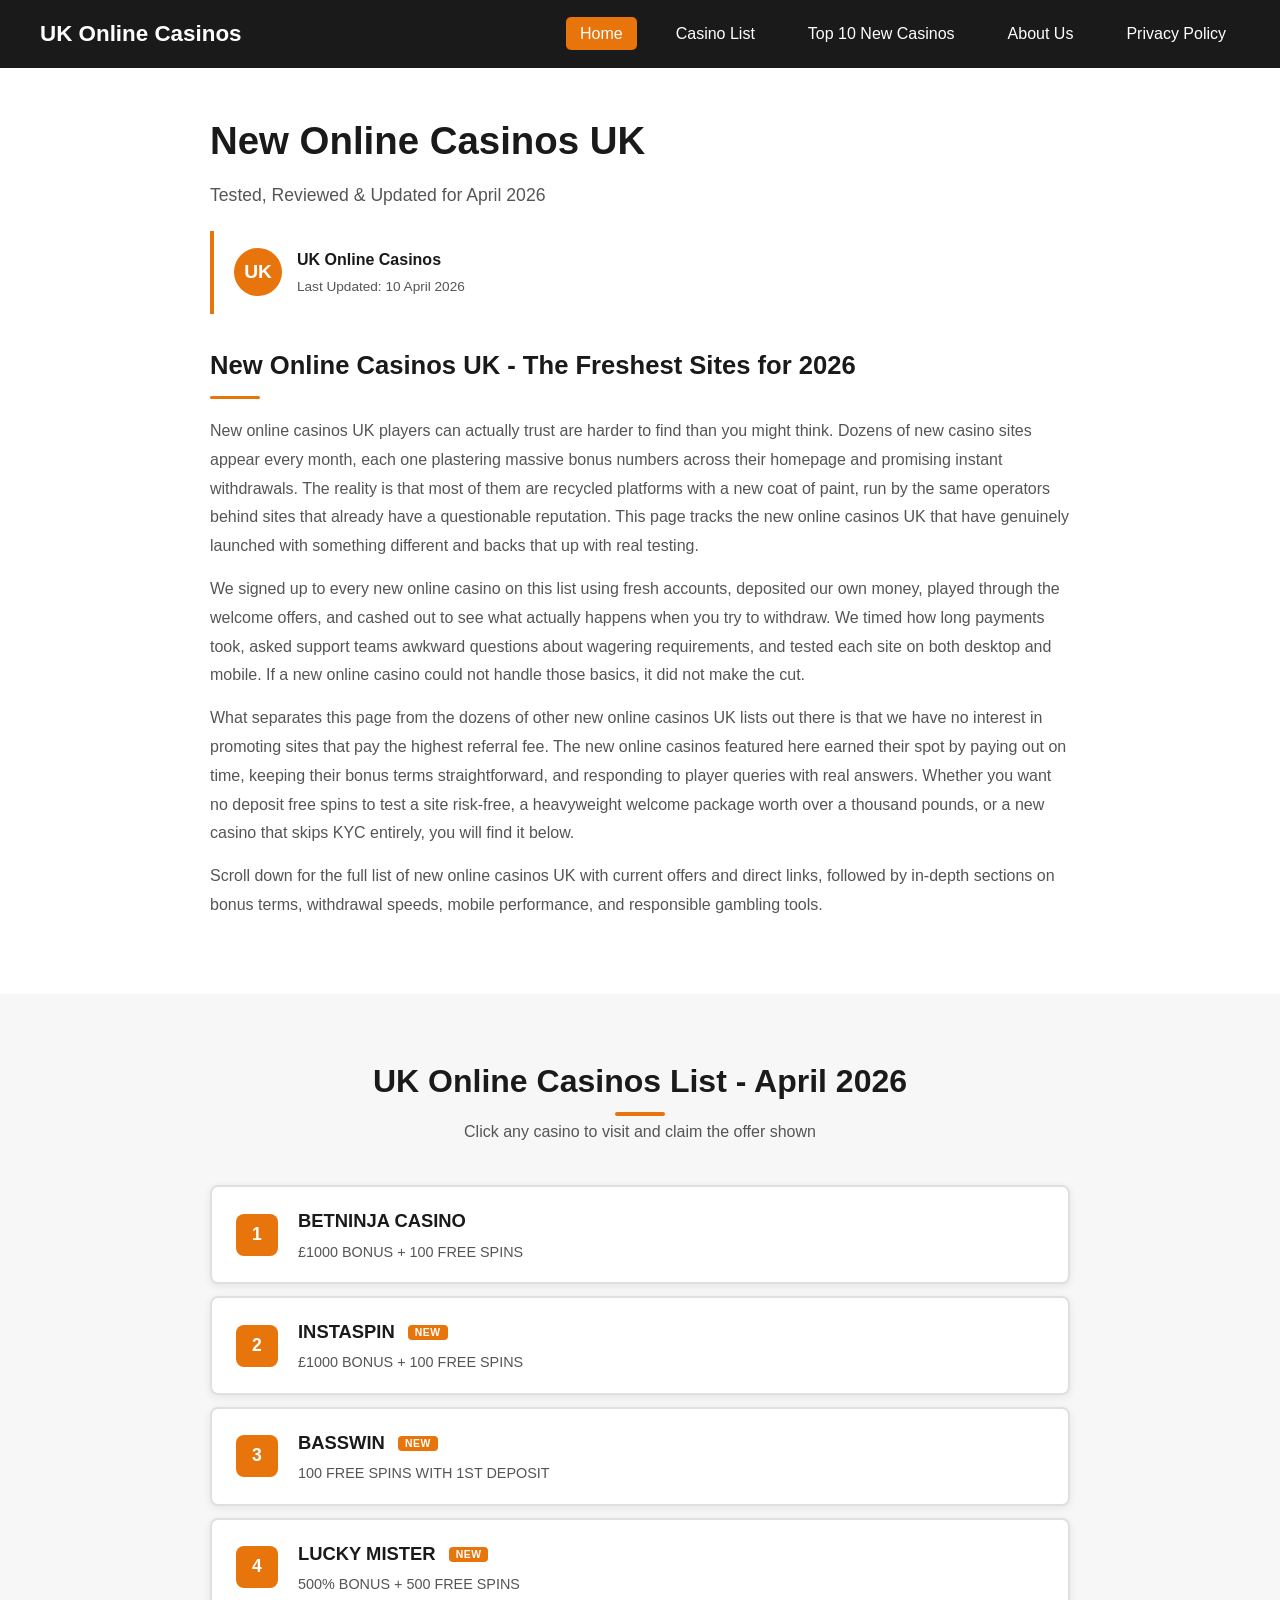
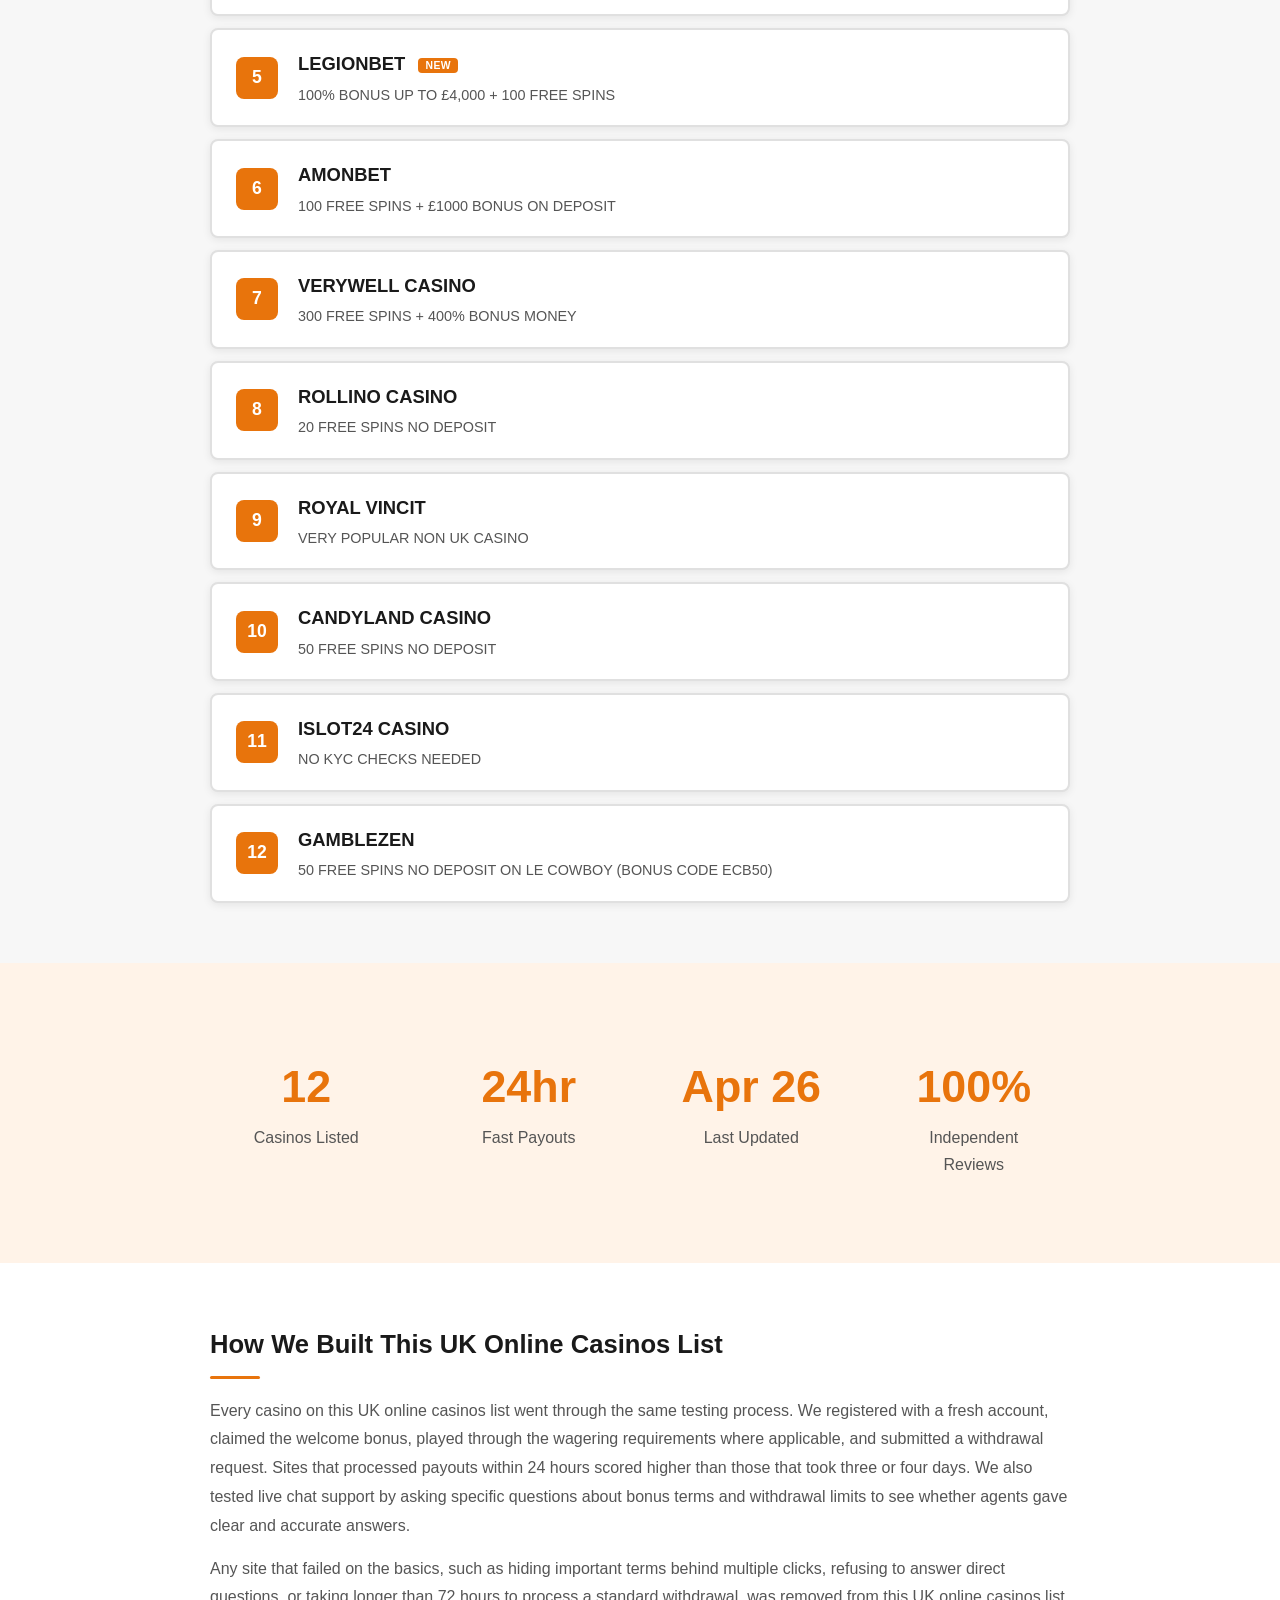
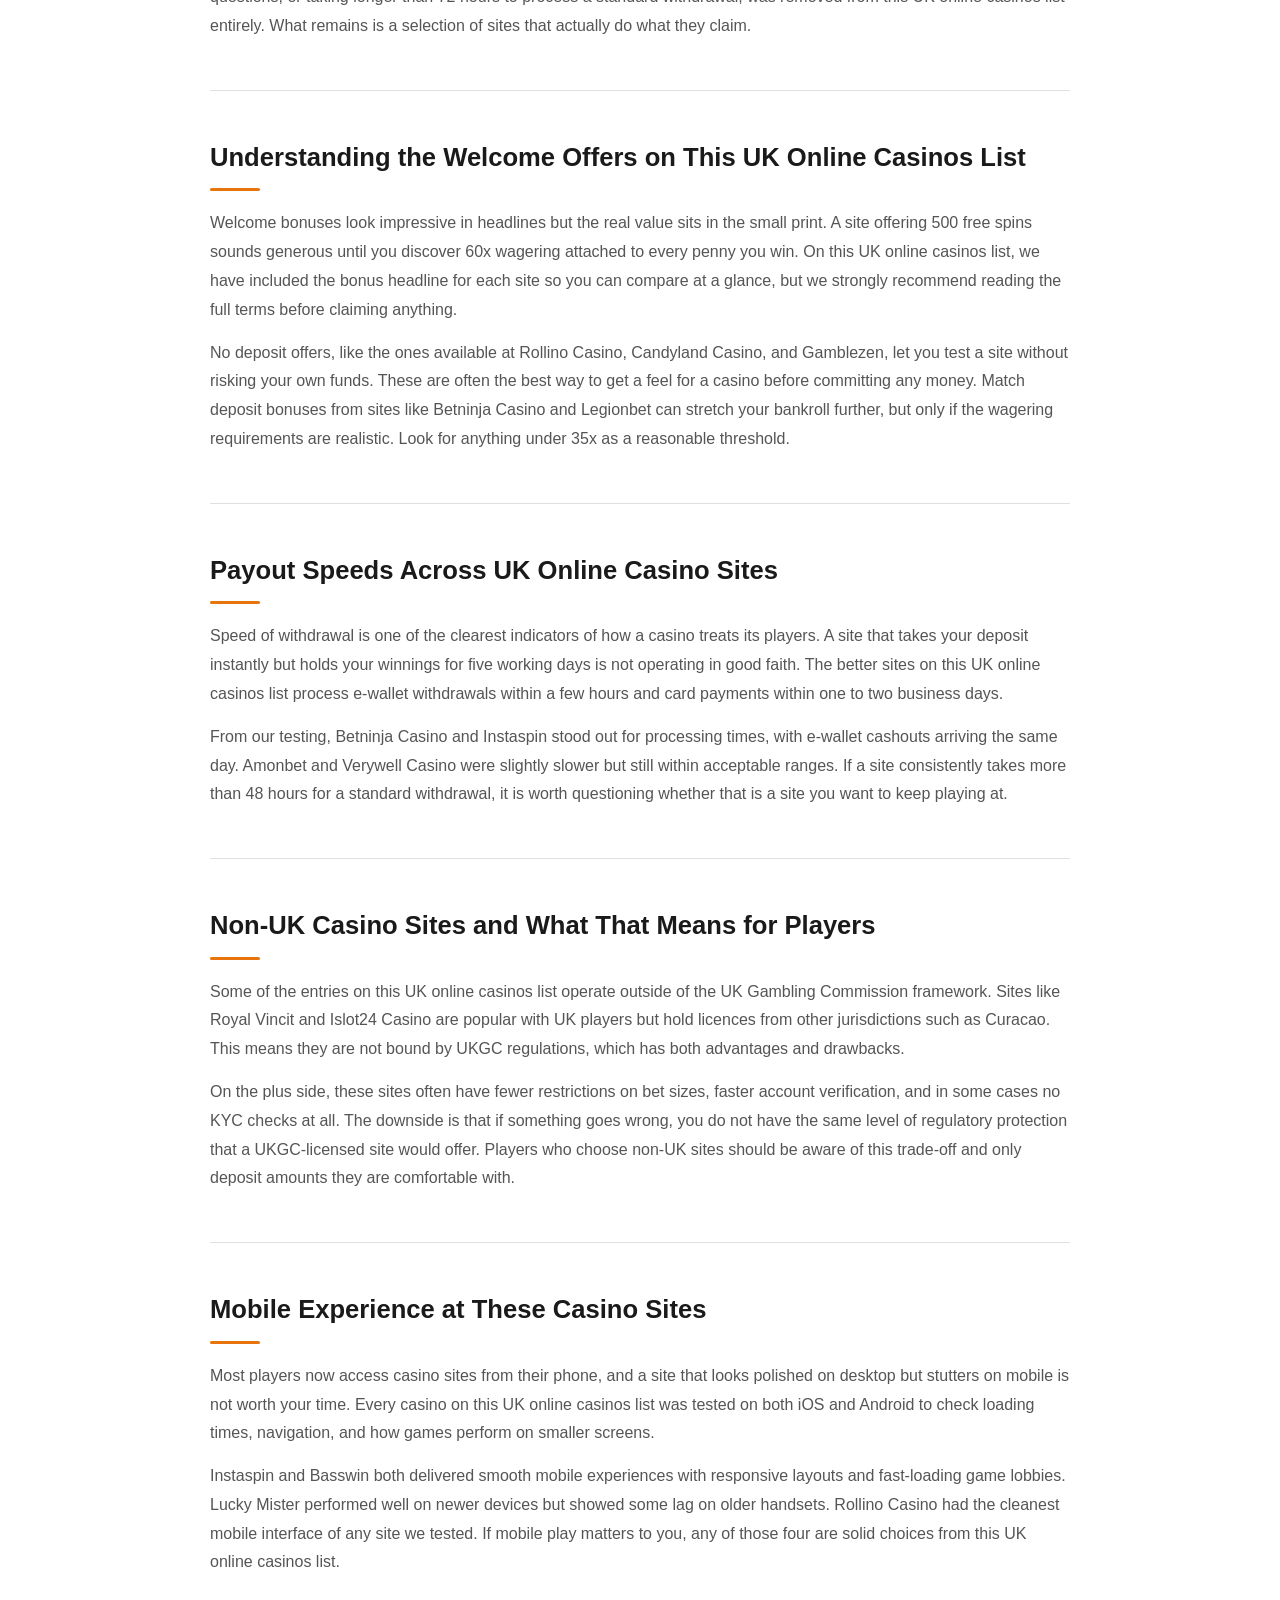
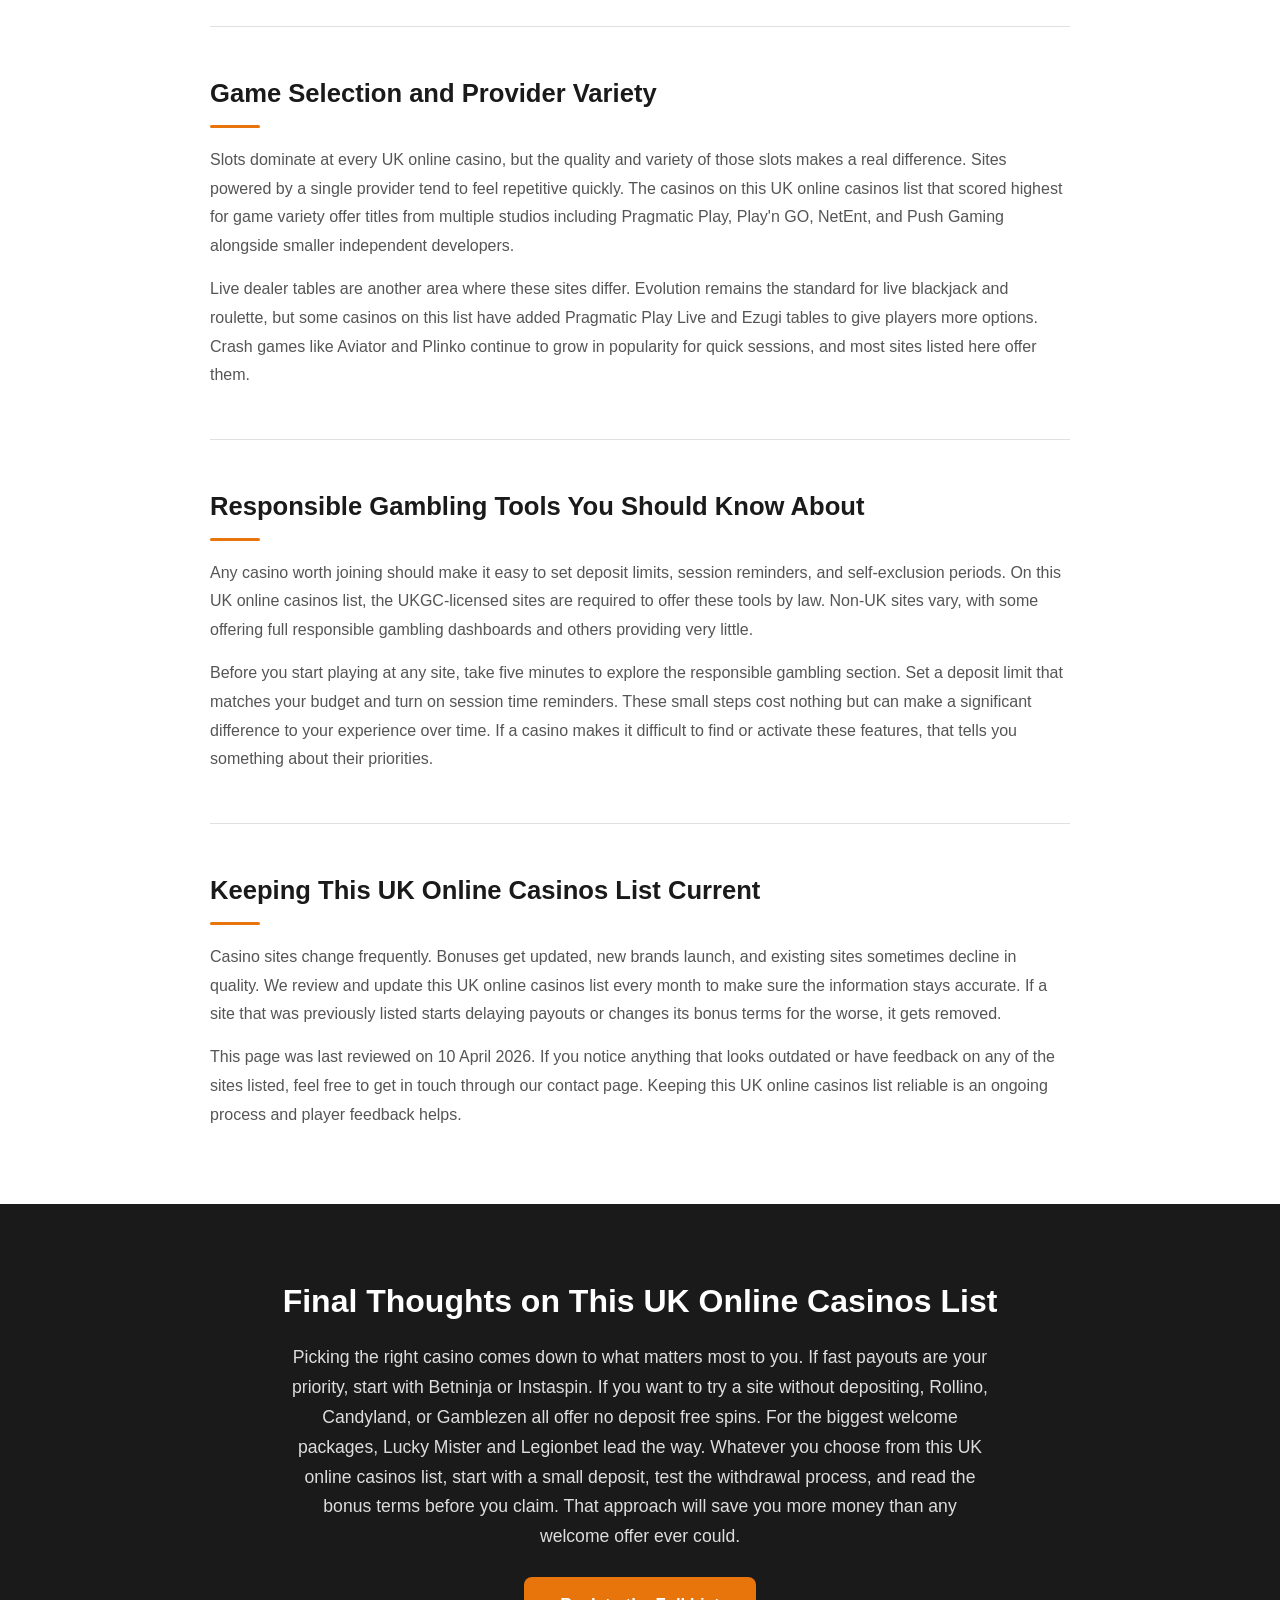
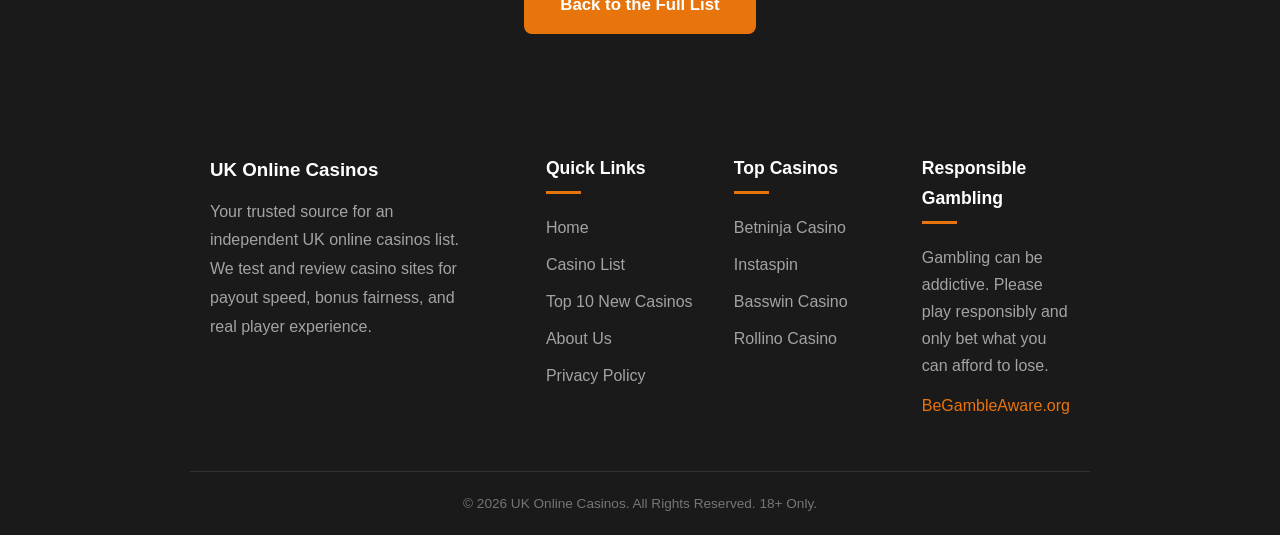
<file: index.html>
<!DOCTYPE html>
<html lang="en">
<head>
    <meta charset="UTF-8">
    <meta name="viewport" content="width=device-width, initial-scale=1.0">
    <meta name="description" content="New Online Casinos UK 2026 - Discover the latest new casino sites tested and reviewed with real bonus details, payout checks, and honest player feedback.">
    <meta name="keywords" content="new online casinos UK, new casino sites UK, new UK casinos 2026, new casino bonuses, free spins no deposit, latest UK casinos">
    <meta name="author" content="UK Online Casinos">
    <link rel="canonical" href="https://eastangliasecurityuk.co.uk/">
    <title>New Online Casinos UK (April 2026) | Tested & Reviewed</title>
    <link rel="stylesheet" href="styles.css">
    <script type="application/ld+json">
    {
        "@context": "https://schema.org",
        "@type": "Article",
        "headline": "New Online Casinos UK - Tested and Reviewed for April 2026",
        "author": {
            "@type": "Organization",
            "name": "UK Online Casinos"
        },
        "datePublished": "2026-01-01",
        "dateModified": "2026-04-10",
        "description": "New online casinos UK for 2026. Every site tested for payouts, bonus fairness, and player support."
    }
    </script>
</head>
<body>

    <!-- Header -->
    <header>
        <div class="container">
            <a href="index.html" class="logo text-logo">
                UK Online Casinos
            </a>
            <div class="mobile-menu-toggle" onclick="toggleMenu()">
                <span></span>
                <span></span>
                <span></span>
            </div>
            <nav id="mainNav">
                <ul>
                    <li><a href="index.html" class="active">Home</a></li>
                    <li><a href="#casino-list">Casino List</a></li>
                    <li><a href="top-10-new-casinos.html">Top 10 New Casinos</a></li>
                    <li><a href="about.html">About Us</a></li>
                    <li><a href="privacypolicy.html">Privacy Policy</a></li>
                </ul>
            </nav>
        </div>
    </header>

    <!-- Meta Box & Title -->
    <section style="padding: 40px 0 20px;">
        <div class="container">
            <h1 style="font-size: 2.4rem; color: #1a1a1a; margin-bottom: 8px;">New Online Casinos UK</h1>
            <p style="color: #555; font-size: 1.1rem; margin-bottom: 20px;">Tested, Reviewed & Updated for April 2026</p>
            <div class="meta-box">
                <div class="author-avatar">UK</div>
                <div class="meta-content">
                    <div class="author-name">UK Online Casinos</div>
                    <div class="update-date">Last Updated: 10 April 2026</div>
                </div>
            </div>
        </div>
    </section>

    <!-- Intro Section -->
    <section style="padding-top: 0;">
        <div class="container">
            <div class="content-section">
                <h2>New Online Casinos UK - The Freshest Sites for 2026</h2>
                <p>New online casinos UK players can actually trust are harder to find than you might think. Dozens of new casino sites appear every month, each one plastering massive bonus numbers across their homepage and promising instant withdrawals. The reality is that most of them are recycled platforms with a new coat of paint, run by the same operators behind sites that already have a questionable reputation. This page tracks the new online casinos UK that have genuinely launched with something different and backs that up with real testing.</p>
                <p>We signed up to every new online casino on this list using fresh accounts, deposited our own money, played through the welcome offers, and cashed out to see what actually happens when you try to withdraw. We timed how long payments took, asked support teams awkward questions about wagering requirements, and tested each site on both desktop and mobile. If a new online casino could not handle those basics, it did not make the cut.</p>
                <p>What separates this page from the dozens of other new online casinos UK lists out there is that we have no interest in promoting sites that pay the highest referral fee. The new online casinos featured here earned their spot by paying out on time, keeping their bonus terms straightforward, and responding to player queries with real answers. Whether you want no deposit free spins to test a site risk-free, a heavyweight welcome package worth over a thousand pounds, or a new casino that skips KYC entirely, you will find it below.</p>
                <p>Scroll down for the full list of new online casinos UK with current offers and direct links, followed by in-depth sections on bonus terms, withdrawal speeds, mobile performance, and responsible gambling tools.</p>
            </div>
        </div>
    </section>

    <!-- Casino List Section -->
    <section class="gray-bg" id="casino-list">
        <div class="container">
            <div class="section-title">
                <h2>UK Online Casinos List - April 2026</h2>
                <p>Click any casino to visit and claim the offer shown</p>
            </div>
            <div class="casino-grid">
                <a href="https://linkly.link/2X84O" class="casino-card" target="_blank" rel="noopener">
                    <div class="casino-rank">1</div>
                    <div class="casino-info">
                        <h3>BETNINJA CASINO</h3>
                        <p class="casino-bonus">&pound;1000 BONUS + 100 FREE SPINS</p>
                    </div>
                </a>
                <a href="https://linkly.link/2ZaTQ" class="casino-card" target="_blank" rel="noopener">
                    <div class="casino-rank">2</div>
                    <div class="casino-info">
                        <h3>INSTASPIN <span class="new-badge">NEW</span></h3>
                        <p class="casino-bonus">&pound;1000 BONUS + 100 FREE SPINS</p>
                    </div>
                </a>
                <a href="https://linkly.link/2Gwtz" class="casino-card" target="_blank" rel="noopener">
                    <div class="casino-rank">3</div>
                    <div class="casino-info">
                        <h3>BASSWIN <span class="new-badge">NEW</span></h3>
                        <p class="casino-bonus">100 FREE SPINS WITH 1ST DEPOSIT</p>
                    </div>
                </a>
                <a href="https://linkly.link/2KIc4" class="casino-card" target="_blank" rel="noopener">
                    <div class="casino-rank">4</div>
                    <div class="casino-info">
                        <h3>LUCKY MISTER <span class="new-badge">NEW</span></h3>
                        <p class="casino-bonus">500% BONUS + 500 FREE SPINS</p>
                    </div>
                </a>
                <a href="https://linkly.link/2Yulh" class="casino-card" target="_blank" rel="noopener">
                    <div class="casino-rank">5</div>
                    <div class="casino-info">
                        <h3>LEGIONBET <span class="new-badge">NEW</span></h3>
                        <p class="casino-bonus">100% BONUS UP TO &pound;4,000 + 100 FREE SPINS</p>
                    </div>
                </a>
                <a href="https://linkly.link/2TIM1" class="casino-card" target="_blank" rel="noopener">
                    <div class="casino-rank">6</div>
                    <div class="casino-info">
                        <h3>AMONBET</h3>
                        <p class="casino-bonus">100 FREE SPINS + &pound;1000 BONUS ON DEPOSIT</p>
                    </div>
                </a>
                <a href="https://linkly.link/2TXr9" class="casino-card" target="_blank" rel="noopener">
                    <div class="casino-rank">7</div>
                    <div class="casino-info">
                        <h3>VERYWELL CASINO</h3>
                        <p class="casino-bonus">300 FREE SPINS + 400% BONUS MONEY</p>
                    </div>
                </a>
                <a href="https://linkly.link/2KkZh" class="casino-card" target="_blank" rel="noopener">
                    <div class="casino-rank">8</div>
                    <div class="casino-info">
                        <h3>ROLLINO CASINO</h3>
                        <p class="casino-bonus">20 FREE SPINS NO DEPOSIT</p>
                    </div>
                </a>
                <a href="https://linkly.link/2HgMN" class="casino-card" target="_blank" rel="noopener">
                    <div class="casino-rank">9</div>
                    <div class="casino-info">
                        <h3>ROYAL VINCIT</h3>
                        <p class="casino-bonus">VERY POPULAR NON UK CASINO</p>
                    </div>
                </a>
                <a href="https://linkly.link/2Euwn" class="casino-card" target="_blank" rel="noopener">
                    <div class="casino-rank">10</div>
                    <div class="casino-info">
                        <h3>CANDYLAND CASINO</h3>
                        <p class="casino-bonus">50 FREE SPINS NO DEPOSIT</p>
                    </div>
                </a>
                <a href="https://linkly.link/2d1bW" class="casino-card" target="_blank" rel="noopener">
                    <div class="casino-rank">11</div>
                    <div class="casino-info">
                        <h3>ISLOT24 CASINO</h3>
                        <p class="casino-bonus">NO KYC CHECKS NEEDED</p>
                    </div>
                </a>
                <a href="https://linkly.link/2Euwl" class="casino-card" target="_blank" rel="noopener">
                    <div class="casino-rank">12</div>
                    <div class="casino-info">
                        <h3>GAMBLEZEN</h3>
                        <p class="casino-bonus">50 FREE SPINS NO DEPOSIT ON LE COWBOY (BONUS CODE ECB50)</p>
                    </div>
                </a>
            </div>
        </div>
    </section>

    <!-- Stats Section -->
    <section class="orange-bg">
        <div class="container">
            <div class="stats-grid">
                <div class="stat-item">
                    <span class="number">12</span>
                    <span class="label">Casinos Listed</span>
                </div>
                <div class="stat-item">
                    <span class="number">24hr</span>
                    <span class="label">Fast Payouts</span>
                </div>
                <div class="stat-item">
                    <span class="number">Apr 26</span>
                    <span class="label">Last Updated</span>
                </div>
                <div class="stat-item">
                    <span class="number">100%</span>
                    <span class="label">Independent Reviews</span>
                </div>
            </div>
        </div>
    </section>

    <!-- Content Sections After Table -->
    <section>
        <div class="container">
            <div class="content-section">
                <h2>How We Built This UK Online Casinos List</h2>
                <p>Every casino on this UK online casinos list went through the same testing process. We registered with a fresh account, claimed the welcome bonus, played through the wagering requirements where applicable, and submitted a withdrawal request. Sites that processed payouts within 24 hours scored higher than those that took three or four days. We also tested live chat support by asking specific questions about bonus terms and withdrawal limits to see whether agents gave clear and accurate answers.</p>
                <p>Any site that failed on the basics, such as hiding important terms behind multiple clicks, refusing to answer direct questions, or taking longer than 72 hours to process a standard withdrawal, was removed from this UK online casinos list entirely. What remains is a selection of sites that actually do what they claim.</p>
            </div>

            <div class="content-section">
                <h2>Understanding the Welcome Offers on This UK Online Casinos List</h2>
                <p>Welcome bonuses look impressive in headlines but the real value sits in the small print. A site offering 500 free spins sounds generous until you discover 60x wagering attached to every penny you win. On this UK online casinos list, we have included the bonus headline for each site so you can compare at a glance, but we strongly recommend reading the full terms before claiming anything.</p>
                <p>No deposit offers, like the ones available at Rollino Casino, Candyland Casino, and Gamblezen, let you test a site without risking your own funds. These are often the best way to get a feel for a casino before committing any money. Match deposit bonuses from sites like Betninja Casino and Legionbet can stretch your bankroll further, but only if the wagering requirements are realistic. Look for anything under 35x as a reasonable threshold.</p>
            </div>

            <div class="content-section">
                <h2>Payout Speeds Across UK Online Casino Sites</h2>
                <p>Speed of withdrawal is one of the clearest indicators of how a casino treats its players. A site that takes your deposit instantly but holds your winnings for five working days is not operating in good faith. The better sites on this UK online casinos list process e-wallet withdrawals within a few hours and card payments within one to two business days.</p>
                <p>From our testing, Betninja Casino and Instaspin stood out for processing times, with e-wallet cashouts arriving the same day. Amonbet and Verywell Casino were slightly slower but still within acceptable ranges. If a site consistently takes more than 48 hours for a standard withdrawal, it is worth questioning whether that is a site you want to keep playing at.</p>
            </div>

            <div class="content-section">
                <h2>Non-UK Casino Sites and What That Means for Players</h2>
                <p>Some of the entries on this UK online casinos list operate outside of the UK Gambling Commission framework. Sites like Royal Vincit and Islot24 Casino are popular with UK players but hold licences from other jurisdictions such as Curacao. This means they are not bound by UKGC regulations, which has both advantages and drawbacks.</p>
                <p>On the plus side, these sites often have fewer restrictions on bet sizes, faster account verification, and in some cases no KYC checks at all. The downside is that if something goes wrong, you do not have the same level of regulatory protection that a UKGC-licensed site would offer. Players who choose non-UK sites should be aware of this trade-off and only deposit amounts they are comfortable with.</p>
            </div>

            <div class="content-section">
                <h2>Mobile Experience at These Casino Sites</h2>
                <p>Most players now access casino sites from their phone, and a site that looks polished on desktop but stutters on mobile is not worth your time. Every casino on this UK online casinos list was tested on both iOS and Android to check loading times, navigation, and how games perform on smaller screens.</p>
                <p>Instaspin and Basswin both delivered smooth mobile experiences with responsive layouts and fast-loading game lobbies. Lucky Mister performed well on newer devices but showed some lag on older handsets. Rollino Casino had the cleanest mobile interface of any site we tested. If mobile play matters to you, any of those four are solid choices from this UK online casinos list.</p>
            </div>

            <div class="content-section">
                <h2>Game Selection and Provider Variety</h2>
                <p>Slots dominate at every UK online casino, but the quality and variety of those slots makes a real difference. Sites powered by a single provider tend to feel repetitive quickly. The casinos on this UK online casinos list that scored highest for game variety offer titles from multiple studios including Pragmatic Play, Play'n GO, NetEnt, and Push Gaming alongside smaller independent developers.</p>
                <p>Live dealer tables are another area where these sites differ. Evolution remains the standard for live blackjack and roulette, but some casinos on this list have added Pragmatic Play Live and Ezugi tables to give players more options. Crash games like Aviator and Plinko continue to grow in popularity for quick sessions, and most sites listed here offer them.</p>
            </div>

            <div class="content-section">
                <h2>Responsible Gambling Tools You Should Know About</h2>
                <p>Any casino worth joining should make it easy to set deposit limits, session reminders, and self-exclusion periods. On this UK online casinos list, the UKGC-licensed sites are required to offer these tools by law. Non-UK sites vary, with some offering full responsible gambling dashboards and others providing very little.</p>
                <p>Before you start playing at any site, take five minutes to explore the responsible gambling section. Set a deposit limit that matches your budget and turn on session time reminders. These small steps cost nothing but can make a significant difference to your experience over time. If a casino makes it difficult to find or activate these features, that tells you something about their priorities.</p>
            </div>

            <div class="content-section">
                <h2>Keeping This UK Online Casinos List Current</h2>
                <p>Casino sites change frequently. Bonuses get updated, new brands launch, and existing sites sometimes decline in quality. We review and update this UK online casinos list every month to make sure the information stays accurate. If a site that was previously listed starts delaying payouts or changes its bonus terms for the worse, it gets removed.</p>
                <p>This page was last reviewed on 10 April 2026. If you notice anything that looks outdated or have feedback on any of the sites listed, feel free to get in touch through our contact page. Keeping this UK online casinos list reliable is an ongoing process and player feedback helps.</p>
            </div>
        </div>
    </section>

    <!-- Final Thoughts Section -->
    <section class="cta-section">
        <div class="container">
            <h2>Final Thoughts on This UK Online Casinos List</h2>
            <p>Picking the right casino comes down to what matters most to you. If fast payouts are your priority, start with Betninja or Instaspin. If you want to try a site without depositing, Rollino, Candyland, or Gamblezen all offer no deposit free spins. For the biggest welcome packages, Lucky Mister and Legionbet lead the way. Whatever you choose from this UK online casinos list, start with a small deposit, test the withdrawal process, and read the bonus terms before you claim. That approach will save you more money than any welcome offer ever could.</p>
            <a href="#casino-list" class="btn">Back to the Full List</a>
        </div>
    </section>

    <!-- Footer -->
    <footer>
        <div class="footer-grid">
            <div class="footer-about">
                <h3 style="color: white; margin-bottom: 12px;">UK Online Casinos</h3>
                <p>Your trusted source for an independent UK online casinos list. We test and review casino sites for payout speed, bonus fairness, and real player experience.</p>
            </div>
            <div class="footer-section">
                <h4>Quick Links</h4>
                <ul>
                    <li><a href="index.html">Home</a></li>
                    <li><a href="#casino-list">Casino List</a></li>
                    <li><a href="top-10-new-casinos.html">Top 10 New Casinos</a></li>
                    <li><a href="about.html">About Us</a></li>
                    <li><a href="privacypolicy.html">Privacy Policy</a></li>
                </ul>
            </div>
            <div class="footer-section">
                <h4>Top Casinos</h4>
                <ul>
                    <li><a href="https://linkly.link/2X84O" target="_blank">Betninja Casino</a></li>
                    <li><a href="https://linkly.link/2ZaTQ" target="_blank">Instaspin</a></li>
                    <li><a href="https://linkly.link/2Gwtz" target="_blank">Basswin Casino</a></li>
                    <li><a href="https://linkly.link/2KkZh" target="_blank">Rollino Casino</a></li>
                </ul>
            </div>
            <div class="footer-section footer-contact">
                <h4>Responsible Gambling</h4>
                <p>Gambling can be addictive. Please play responsibly and only bet what you can afford to lose.</p>
                <p style="margin-top: 10px;"><a href="https://www.begambleaware.org/" target="_blank" style="color: #E8740C;">BeGambleAware.org</a></p>
            </div>
        </div>
        <div class="footer-bottom">
            <p>&copy; 2026 UK Online Casinos. All Rights Reserved. 18+ Only.</p>
        </div>
    </footer>

    <script>
        function toggleMenu() {
            document.getElementById('mainNav').classList.toggle('active');
        }
    </script>
</body>
</html>
</file>
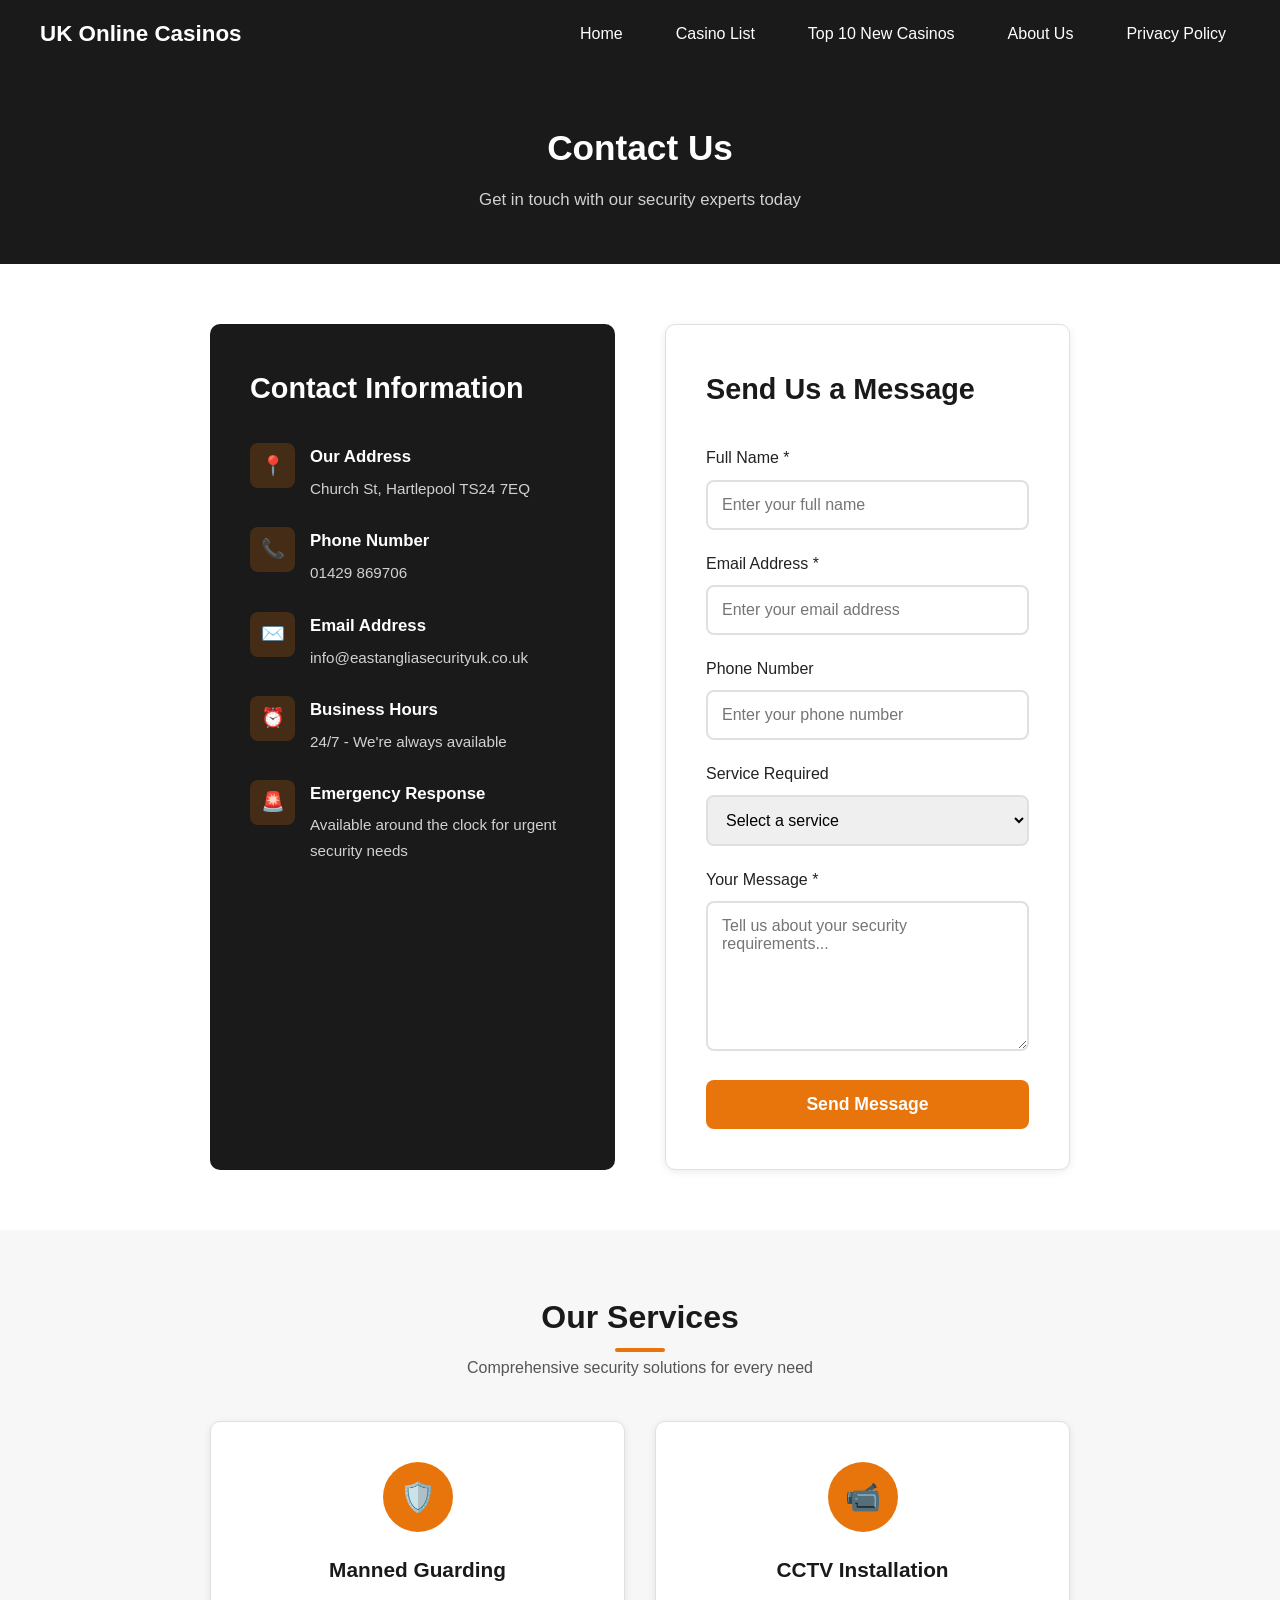
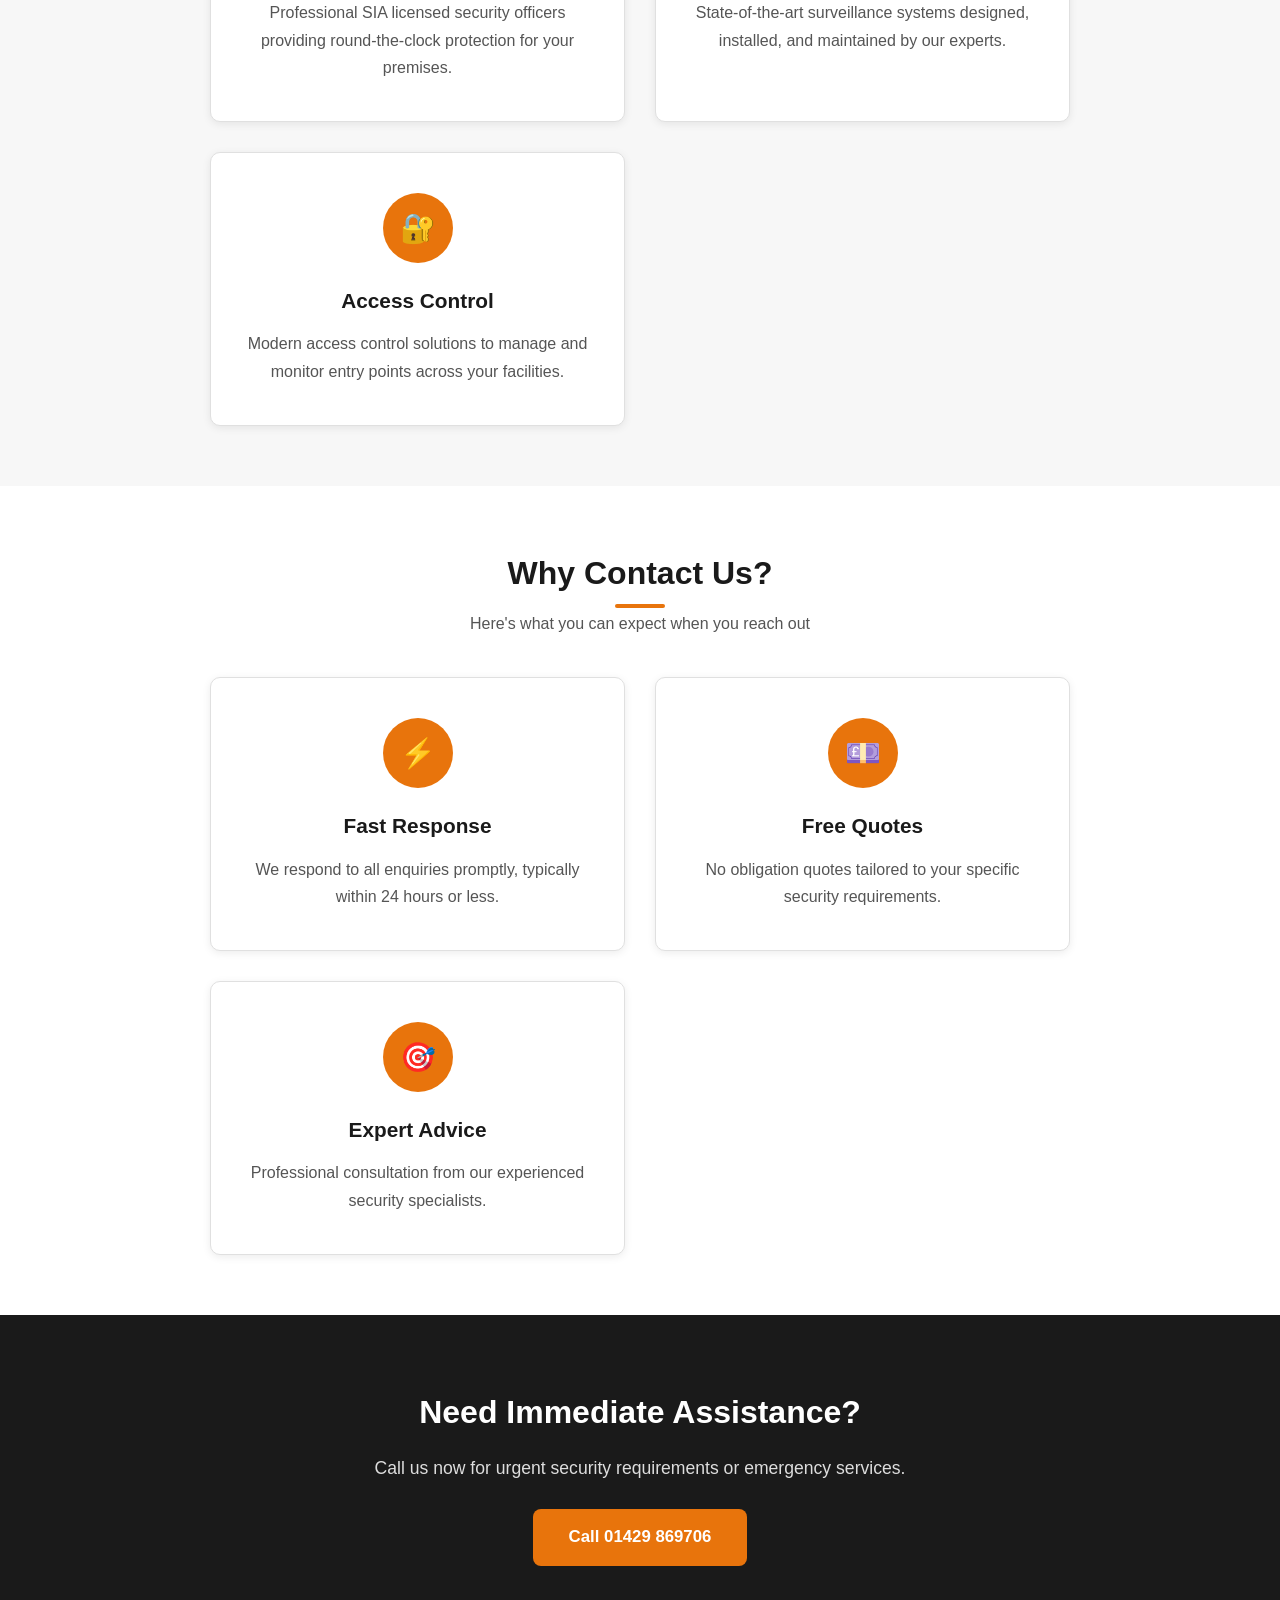
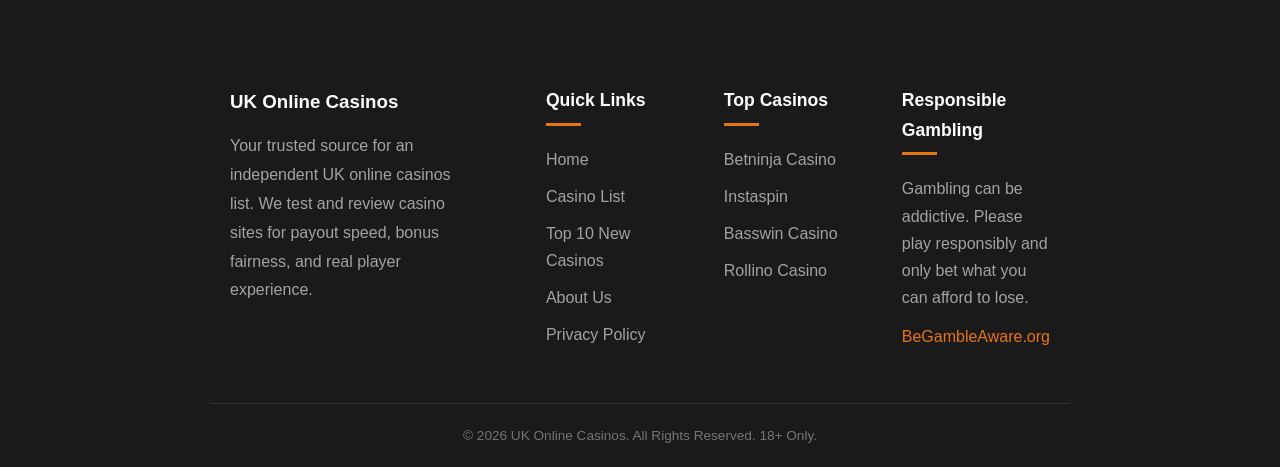
<file: contact.html>
<!DOCTYPE html>
<html lang="en">
<head>
    <meta charset="UTF-8">
    <meta name="viewport" content="width=device-width, initial-scale=1.0">
    <meta name="description" content="Contact East Anglia Security UK for professional security services. Get in touch for a free quote and security assessment.">
    <meta name="keywords" content="contact security company, East Anglia Security, security quote, security services contact">
    <meta name="author" content="UK Online Casinos">
    <link rel="canonical" href="https://eastangliasecurityuk.co.uk/contact.html">
    <title>Contact Us | East Anglia Security UK</title>
    <link rel="stylesheet" href="styles.css">
</head>
<body>
    <!-- Header -->
    <header>
        <div class="container">
            <a href="index.html" class="logo text-logo">
                UK Online Casinos
            </a>
            <div class="mobile-menu-toggle" onclick="toggleMenu()">
                <span></span>
                <span></span>
                <span></span>
            </div>
            <nav id="mainNav">
                <ul>
                    <li><a href="index.html">Home</a></li>
                    <li><a href="index.html#casino-list">Casino List</a></li>
                    <li><a href="top-10-new-casinos.html">Top 10 New Casinos</a></li>
                    <li><a href="about.html">About Us</a></li>
                    <li><a href="privacypolicy.html">Privacy Policy</a></li>
                </ul>
            </nav>
        </div>
    </header>

    <!-- Page Header -->
    <section class="page-header">
        <div class="container">
            <h1>Contact Us</h1>
            <p>Get in touch with our security experts today</p>
        </div>
    </section>

    <!-- Contact Section -->
    <section>
        <div class="container">
            <div class="contact-grid">
                <div class="contact-info">
                    <h3>Contact Information</h3>
                    <div class="contact-item">
                        <div class="icon">📍</div>
                        <div>
                            <h4>Our Address</h4>
                            <p>Church St, Hartlepool TS24 7EQ</p>
                        </div>
                    </div>
                    <div class="contact-item">
                        <div class="icon">📞</div>
                        <div>
                            <h4>Phone Number</h4>
                            <a href="tel:01429869706">01429 869706</a>
                        </div>
                    </div>
                    <div class="contact-item">
                        <div class="icon">✉️</div>
                        <div>
                            <h4>Email Address</h4>
                            <a href="mailto:info@eastangliasecurityuk.co.uk">info@eastangliasecurityuk.co.uk</a>
                        </div>
                    </div>
                    <div class="contact-item">
                        <div class="icon">⏰</div>
                        <div>
                            <h4>Business Hours</h4>
                            <p>24/7 - We're always available</p>
                        </div>
                    </div>
                    <div class="contact-item">
                        <div class="icon">🚨</div>
                        <div>
                            <h4>Emergency Response</h4>
                            <p>Available around the clock for urgent security needs</p>
                        </div>
                    </div>
                </div>
                <div class="contact-form">
                    <h3>Send Us a Message</h3>
                    <form action="#" method="POST">
                        <div class="form-group">
                            <label for="name">Full Name *</label>
                            <input type="text" id="name" name="name" required placeholder="Enter your full name">
                        </div>
                        <div class="form-group">
                            <label for="email">Email Address *</label>
                            <input type="email" id="email" name="email" required placeholder="Enter your email address">
                        </div>
                        <div class="form-group">
                            <label for="phone">Phone Number</label>
                            <input type="tel" id="phone" name="phone" placeholder="Enter your phone number">
                        </div>
                        <div class="form-group">
                            <label for="service">Service Required</label>
                            <select id="service" name="service">
                                <option value="">Select a service</option>
                                <option value="manned-guarding">Manned Guarding</option>
                                <option value="cctv">CCTV Installation</option>
                                <option value="access-control">Access Control</option>
                                <option value="alarm-systems">Alarm Systems</option>
                                <option value="facilities">Facilities Management</option>
                                <option value="equipment-repair">Equipment Repair</option>
                                <option value="other">Other</option>
                            </select>
                        </div>
                        <div class="form-group">
                            <label for="message">Your Message *</label>
                            <textarea id="message" name="message" required placeholder="Tell us about your security requirements..."></textarea>
                        </div>
                        <button type="submit" class="submit-btn">Send Message</button>
                    </form>
                </div>
            </div>
        </div>
    </section>

    <!-- Services Quick Overview -->
    <section class="gray-bg">
        <div class="container">
            <div class="section-title">
                <h2>Our Services</h2>
                <p>Comprehensive security solutions for every need</p>
            </div>
            <div class="services-grid">
                <div class="service-card">
                    <div class="icon">🛡️</div>
                    <h3>Manned Guarding</h3>
                    <p>Professional SIA licensed security officers providing round-the-clock protection for your premises.</p>
                </div>
                <div class="service-card">
                    <div class="icon">📹</div>
                    <h3>CCTV Installation</h3>
                    <p>State-of-the-art surveillance systems designed, installed, and maintained by our experts.</p>
                </div>
                <div class="service-card">
                    <div class="icon">🔐</div>
                    <h3>Access Control</h3>
                    <p>Modern access control solutions to manage and monitor entry points across your facilities.</p>
                </div>
            </div>
        </div>
    </section>

    <!-- Why Contact Us Section -->
    <section class="blue-bg">
        <div class="container">
            <div class="section-title">
                <h2>Why Contact Us?</h2>
                <p>Here's what you can expect when you reach out</p>
            </div>
            <div class="services-grid">
                <div class="service-card">
                    <div class="icon">⚡</div>
                    <h3>Fast Response</h3>
                    <p>We respond to all enquiries promptly, typically within 24 hours or less.</p>
                </div>
                <div class="service-card">
                    <div class="icon">💷</div>
                    <h3>Free Quotes</h3>
                    <p>No obligation quotes tailored to your specific security requirements.</p>
                </div>
                <div class="service-card">
                    <div class="icon">🎯</div>
                    <h3>Expert Advice</h3>
                    <p>Professional consultation from our experienced security specialists.</p>
                </div>
            </div>
        </div>
    </section>

    <!-- CTA Section -->
    <section class="cta-section">
        <div class="container">
            <h2>Need Immediate Assistance?</h2>
            <p>Call us now for urgent security requirements or emergency services.</p>
            <a href="tel:01429869706" class="btn">Call 01429 869706</a>
        </div>
    </section>

    <!-- Footer -->
    <footer>
        <div class="container">
            <div class="footer-grid">
                <div class="footer-about">
                    <h3 style="color: white; margin-bottom: 15px;">UK Online Casinos</h3>
                    <p>Your trusted source for an independent UK online casinos list. We test and review casino sites for payout speed, bonus fairness, and real player experience.</p>
                </div>
                <div class="footer-section">
                    <h4>Quick Links</h4>
                    <ul>
                        <li><a href="index.html">Home</a></li>
                        <li><a href="index.html#casino-list">Casino List</a></li>
                        <li><a href="top-10-new-casinos.html">Top 10 New Casinos</a></li>
                        <li><a href="about.html">About Us</a></li>
                        <li><a href="privacypolicy.html">Privacy Policy</a></li>
                    </ul>
                </div>
                <div class="footer-section">
                    <h4>Top Casinos</h4>
                    <ul>
                        <li><a href="https://linkly.link/2X84O" target="_blank">Betninja Casino</a></li>
                        <li><a href="https://linkly.link/2ZaTQ" target="_blank">Instaspin</a></li>
                        <li><a href="https://linkly.link/2Gwtz" target="_blank">Basswin Casino</a></li>
                        <li><a href="https://linkly.link/2KkZh" target="_blank">Rollino Casino</a></li>
                    </ul>
                </div>
                <div class="footer-section footer-contact">
                    <h4>Responsible Gambling</h4>
                    <p>Gambling can be addictive. Please play responsibly and only bet what you can afford to lose.</p>
                    <p style="margin-top: 10px;"><a href="https://www.begambleaware.org/" target="_blank" style="color: #E8740C;">BeGambleAware.org</a></p>
                </div>
            </div>
            <div class="footer-bottom">
                <p>&copy; 2026 UK Online Casinos. All Rights Reserved. 18+ Only.</p>
            </div>
        </div>
    </footer>

    <script>
        function toggleMenu() {
            document.getElementById('mainNav').classList.toggle('active');
        }
    </script>
</body>
</html>
</file>
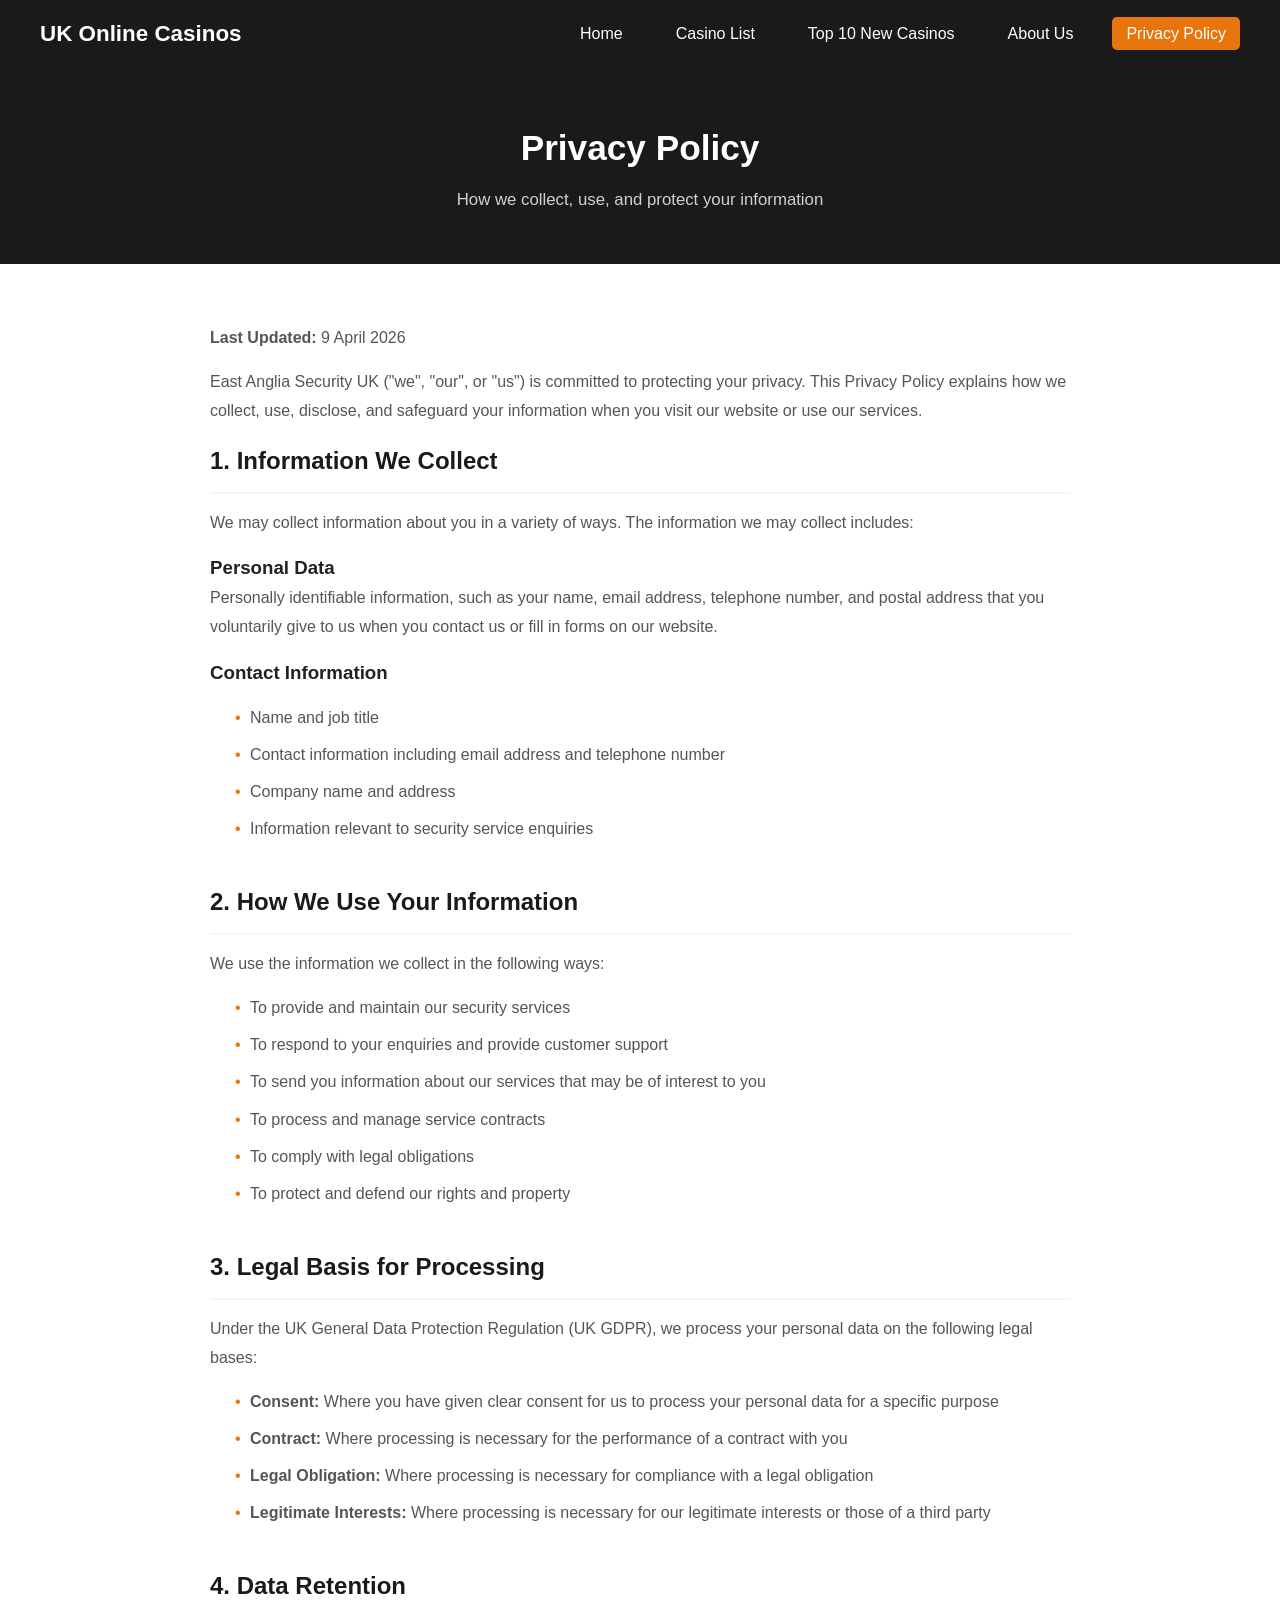
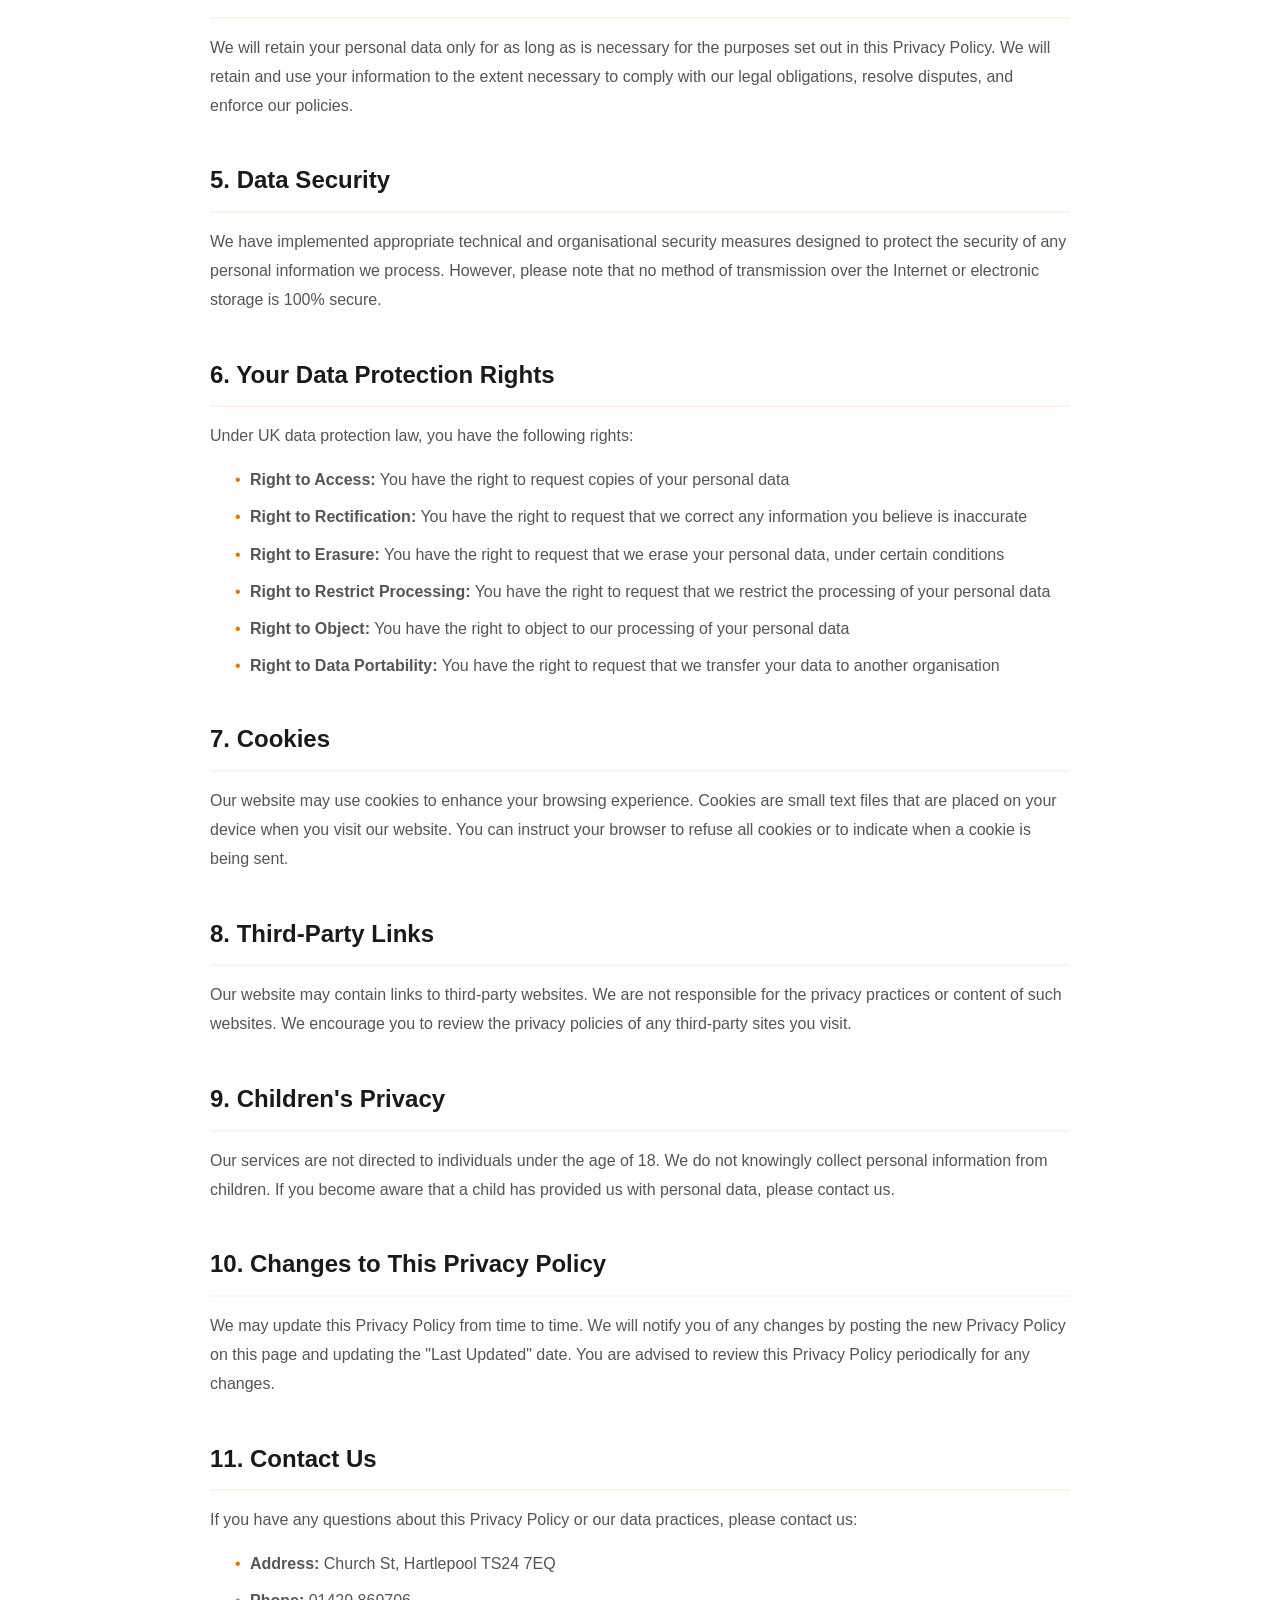
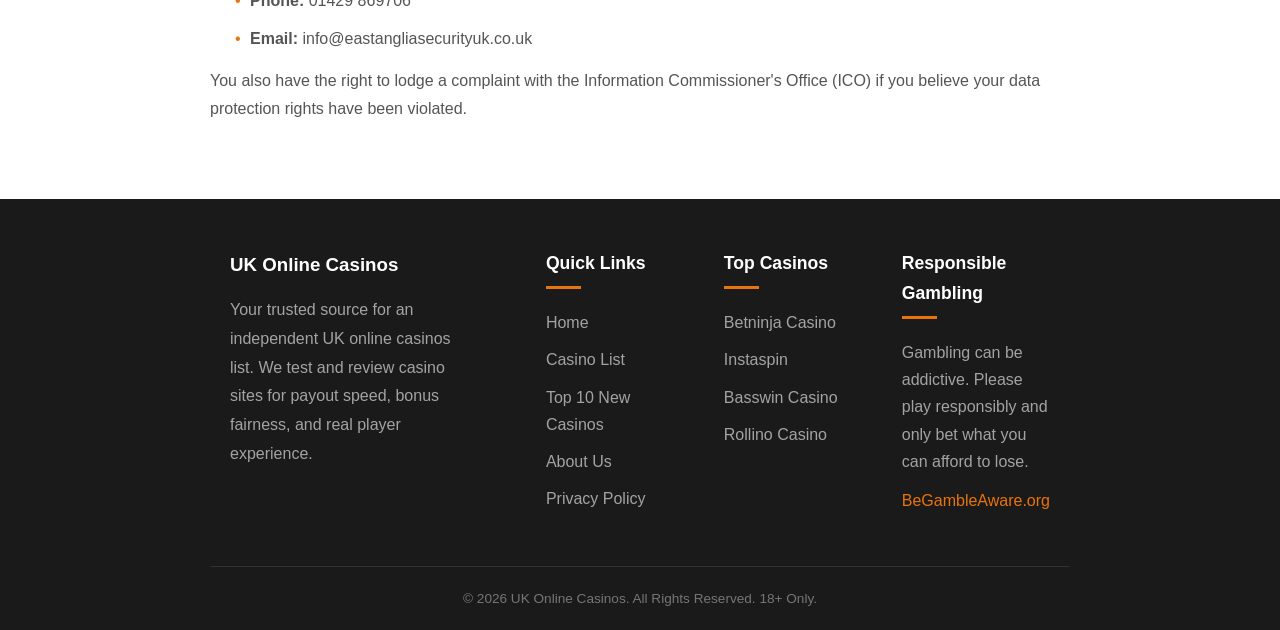
<file: privacypolicy.html>
<!DOCTYPE html>
<html lang="en">
<head>
    <meta charset="UTF-8">
    <meta name="viewport" content="width=device-width, initial-scale=1.0">
    <meta name="description" content="Privacy Policy for East Anglia Security UK. Learn how we collect, use, and protect your personal information.">
    <meta name="keywords" content="privacy policy, data protection, East Anglia Security UK, GDPR">
    <meta name="author" content="UK Online Casinos">
    <link rel="canonical" href="https://eastangliasecurityuk.co.uk/privacypolicy.html">
    <title>Privacy Policy | East Anglia Security UK</title>
    <link rel="stylesheet" href="styles.css">
</head>
<body>
    <!-- Header -->
    <header>
        <div class="container">
            <a href="index.html" class="logo text-logo">
                UK Online Casinos
            </a>
            <div class="mobile-menu-toggle" onclick="toggleMenu()">
                <span></span>
                <span></span>
                <span></span>
            </div>
            <nav id="mainNav">
                <ul>
                    <li><a href="index.html">Home</a></li>
                    <li><a href="index.html#casino-list">Casino List</a></li>
                    <li><a href="top-10-new-casinos.html">Top 10 New Casinos</a></li>
                    <li><a href="about.html">About Us</a></li>
                    <li><a href="privacypolicy.html" class="active">Privacy Policy</a></li>
                </ul>
            </nav>
        </div>
    </header>

    <!-- Page Header -->
    <section class="page-header">
        <div class="container">
            <h1>Privacy Policy</h1>
            <p>How we collect, use, and protect your information</p>
        </div>
    </section>

    <!-- Privacy Policy Content -->
    <div class="policy-content">
        <p><strong>Last Updated:</strong> 9 April 2026</p>

        <p>East Anglia Security UK ("we", "our", or "us") is committed to protecting your privacy. This Privacy Policy explains how we collect, use, disclose, and safeguard your information when you visit our website or use our services.</p>

        <h2>1. Information We Collect</h2>
        <p>We may collect information about you in a variety of ways. The information we may collect includes:</p>

        <h3>Personal Data</h3>
        <p>Personally identifiable information, such as your name, email address, telephone number, and postal address that you voluntarily give to us when you contact us or fill in forms on our website.</p>

        <h3>Contact Information</h3>
        <ul>
            <li>Name and job title</li>
            <li>Contact information including email address and telephone number</li>
            <li>Company name and address</li>
            <li>Information relevant to security service enquiries</li>
        </ul>

        <h2>2. How We Use Your Information</h2>
        <p>We use the information we collect in the following ways:</p>
        <ul>
            <li>To provide and maintain our security services</li>
            <li>To respond to your enquiries and provide customer support</li>
            <li>To send you information about our services that may be of interest to you</li>
            <li>To process and manage service contracts</li>
            <li>To comply with legal obligations</li>
            <li>To protect and defend our rights and property</li>
        </ul>

        <h2>3. Legal Basis for Processing</h2>
        <p>Under the UK General Data Protection Regulation (UK GDPR), we process your personal data on the following legal bases:</p>
        <ul>
            <li><strong>Consent:</strong> Where you have given clear consent for us to process your personal data for a specific purpose</li>
            <li><strong>Contract:</strong> Where processing is necessary for the performance of a contract with you</li>
            <li><strong>Legal Obligation:</strong> Where processing is necessary for compliance with a legal obligation</li>
            <li><strong>Legitimate Interests:</strong> Where processing is necessary for our legitimate interests or those of a third party</li>
        </ul>

        <h2>4. Data Retention</h2>
        <p>We will retain your personal data only for as long as is necessary for the purposes set out in this Privacy Policy. We will retain and use your information to the extent necessary to comply with our legal obligations, resolve disputes, and enforce our policies.</p>

        <h2>5. Data Security</h2>
        <p>We have implemented appropriate technical and organisational security measures designed to protect the security of any personal information we process. However, please note that no method of transmission over the Internet or electronic storage is 100% secure.</p>

        <h2>6. Your Data Protection Rights</h2>
        <p>Under UK data protection law, you have the following rights:</p>
        <ul>
            <li><strong>Right to Access:</strong> You have the right to request copies of your personal data</li>
            <li><strong>Right to Rectification:</strong> You have the right to request that we correct any information you believe is inaccurate</li>
            <li><strong>Right to Erasure:</strong> You have the right to request that we erase your personal data, under certain conditions</li>
            <li><strong>Right to Restrict Processing:</strong> You have the right to request that we restrict the processing of your personal data</li>
            <li><strong>Right to Object:</strong> You have the right to object to our processing of your personal data</li>
            <li><strong>Right to Data Portability:</strong> You have the right to request that we transfer your data to another organisation</li>
        </ul>

        <h2>7. Cookies</h2>
        <p>Our website may use cookies to enhance your browsing experience. Cookies are small text files that are placed on your device when you visit our website. You can instruct your browser to refuse all cookies or to indicate when a cookie is being sent.</p>

        <h2>8. Third-Party Links</h2>
        <p>Our website may contain links to third-party websites. We are not responsible for the privacy practices or content of such websites. We encourage you to review the privacy policies of any third-party sites you visit.</p>

        <h2>9. Children's Privacy</h2>
        <p>Our services are not directed to individuals under the age of 18. We do not knowingly collect personal information from children. If you become aware that a child has provided us with personal data, please contact us.</p>

        <h2>10. Changes to This Privacy Policy</h2>
        <p>We may update this Privacy Policy from time to time. We will notify you of any changes by posting the new Privacy Policy on this page and updating the "Last Updated" date. You are advised to review this Privacy Policy periodically for any changes.</p>

        <h2>11. Contact Us</h2>
        <p>If you have any questions about this Privacy Policy or our data practices, please contact us:</p>
        <ul>
            <li><strong>Address:</strong> Church St, Hartlepool TS24 7EQ</li>
            <li><strong>Phone:</strong> 01429 869706</li>
            <li><strong>Email:</strong> info@eastangliasecurityuk.co.uk</li>
        </ul>

        <p>You also have the right to lodge a complaint with the Information Commissioner's Office (ICO) if you believe your data protection rights have been violated.</p>
    </div>

    <!-- Footer -->
    <footer>
        <div class="container">
            <div class="footer-grid">
                <div class="footer-about">
                    <h3 style="color: white; margin-bottom: 15px;">UK Online Casinos</h3>
                    <p>Your trusted source for an independent UK online casinos list. We test and review casino sites for payout speed, bonus fairness, and real player experience.</p>
                </div>
                <div class="footer-section">
                    <h4>Quick Links</h4>
                    <ul>
                        <li><a href="index.html">Home</a></li>
                        <li><a href="index.html#casino-list">Casino List</a></li>
                        <li><a href="top-10-new-casinos.html">Top 10 New Casinos</a></li>
                        <li><a href="about.html">About Us</a></li>
                        <li><a href="privacypolicy.html">Privacy Policy</a></li>
                    </ul>
                </div>
                <div class="footer-section">
                    <h4>Top Casinos</h4>
                    <ul>
                        <li><a href="https://linkly.link/2X84O" target="_blank">Betninja Casino</a></li>
                        <li><a href="https://linkly.link/2ZaTQ" target="_blank">Instaspin</a></li>
                        <li><a href="https://linkly.link/2Gwtz" target="_blank">Basswin Casino</a></li>
                        <li><a href="https://linkly.link/2KkZh" target="_blank">Rollino Casino</a></li>
                    </ul>
                </div>
                <div class="footer-section footer-contact">
                    <h4>Responsible Gambling</h4>
                    <p>Gambling can be addictive. Please play responsibly and only bet what you can afford to lose.</p>
                    <p style="margin-top: 10px;"><a href="https://www.begambleaware.org/" target="_blank" style="color: #E8740C;">BeGambleAware.org</a></p>
                </div>
            </div>
            <div class="footer-bottom">
                <p>&copy; 2026 UK Online Casinos. All Rights Reserved. 18+ Only.</p>
            </div>
        </div>
    </footer>

    <script>
        function toggleMenu() {
            document.getElementById('mainNav').classList.toggle('active');
        }
    </script>
</body>
</html>
</file>
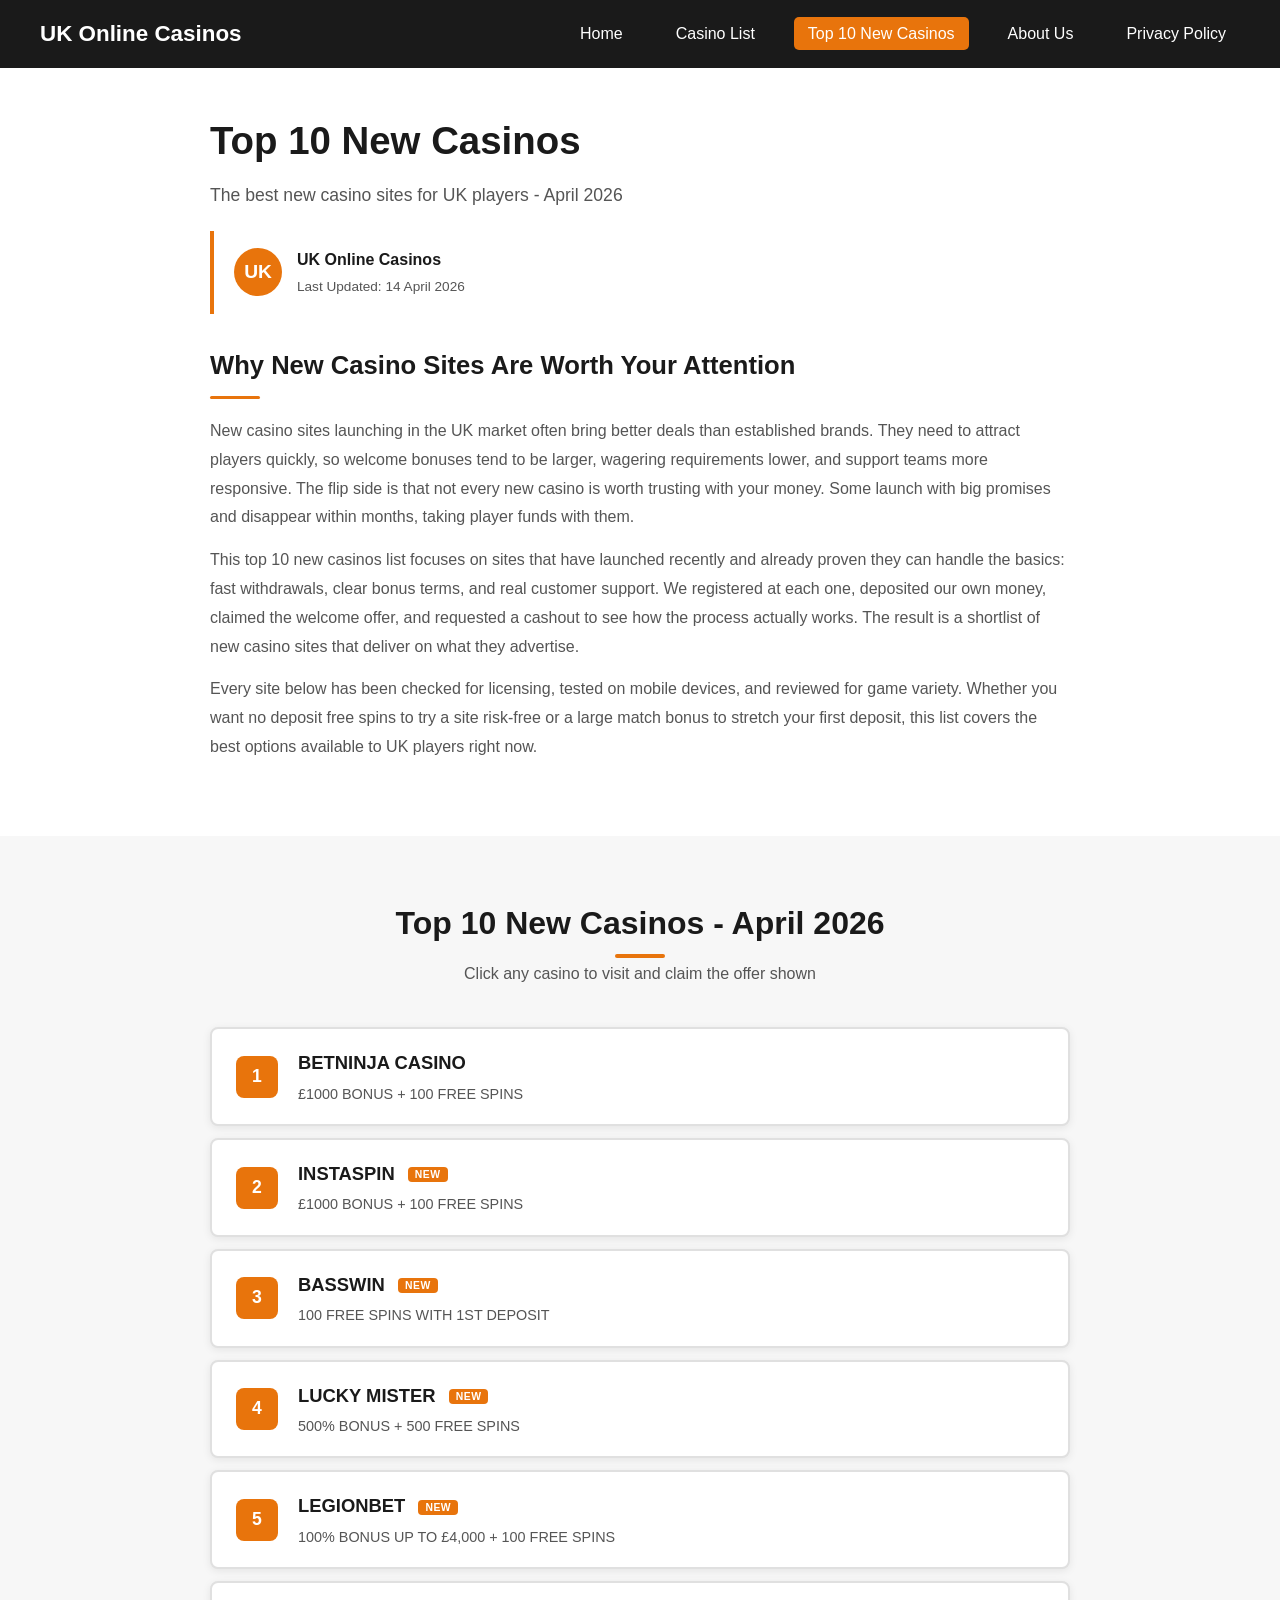
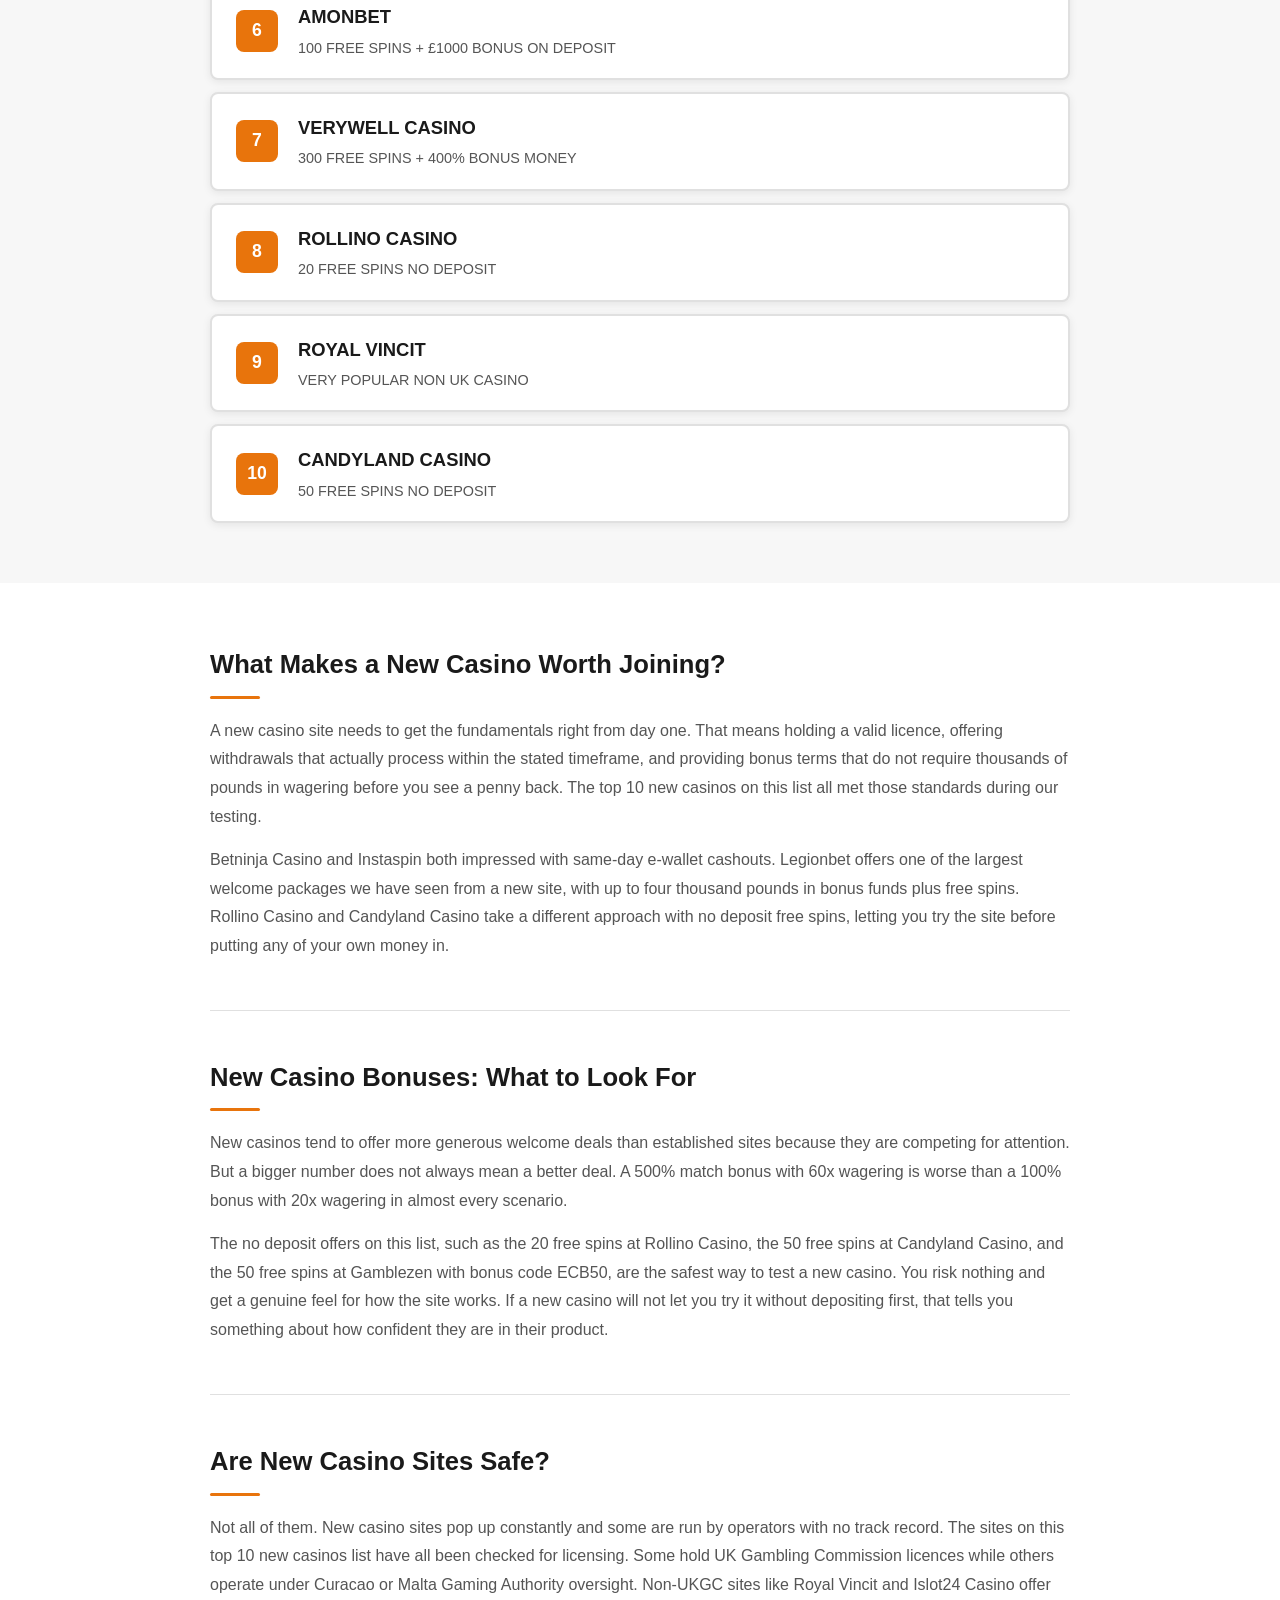
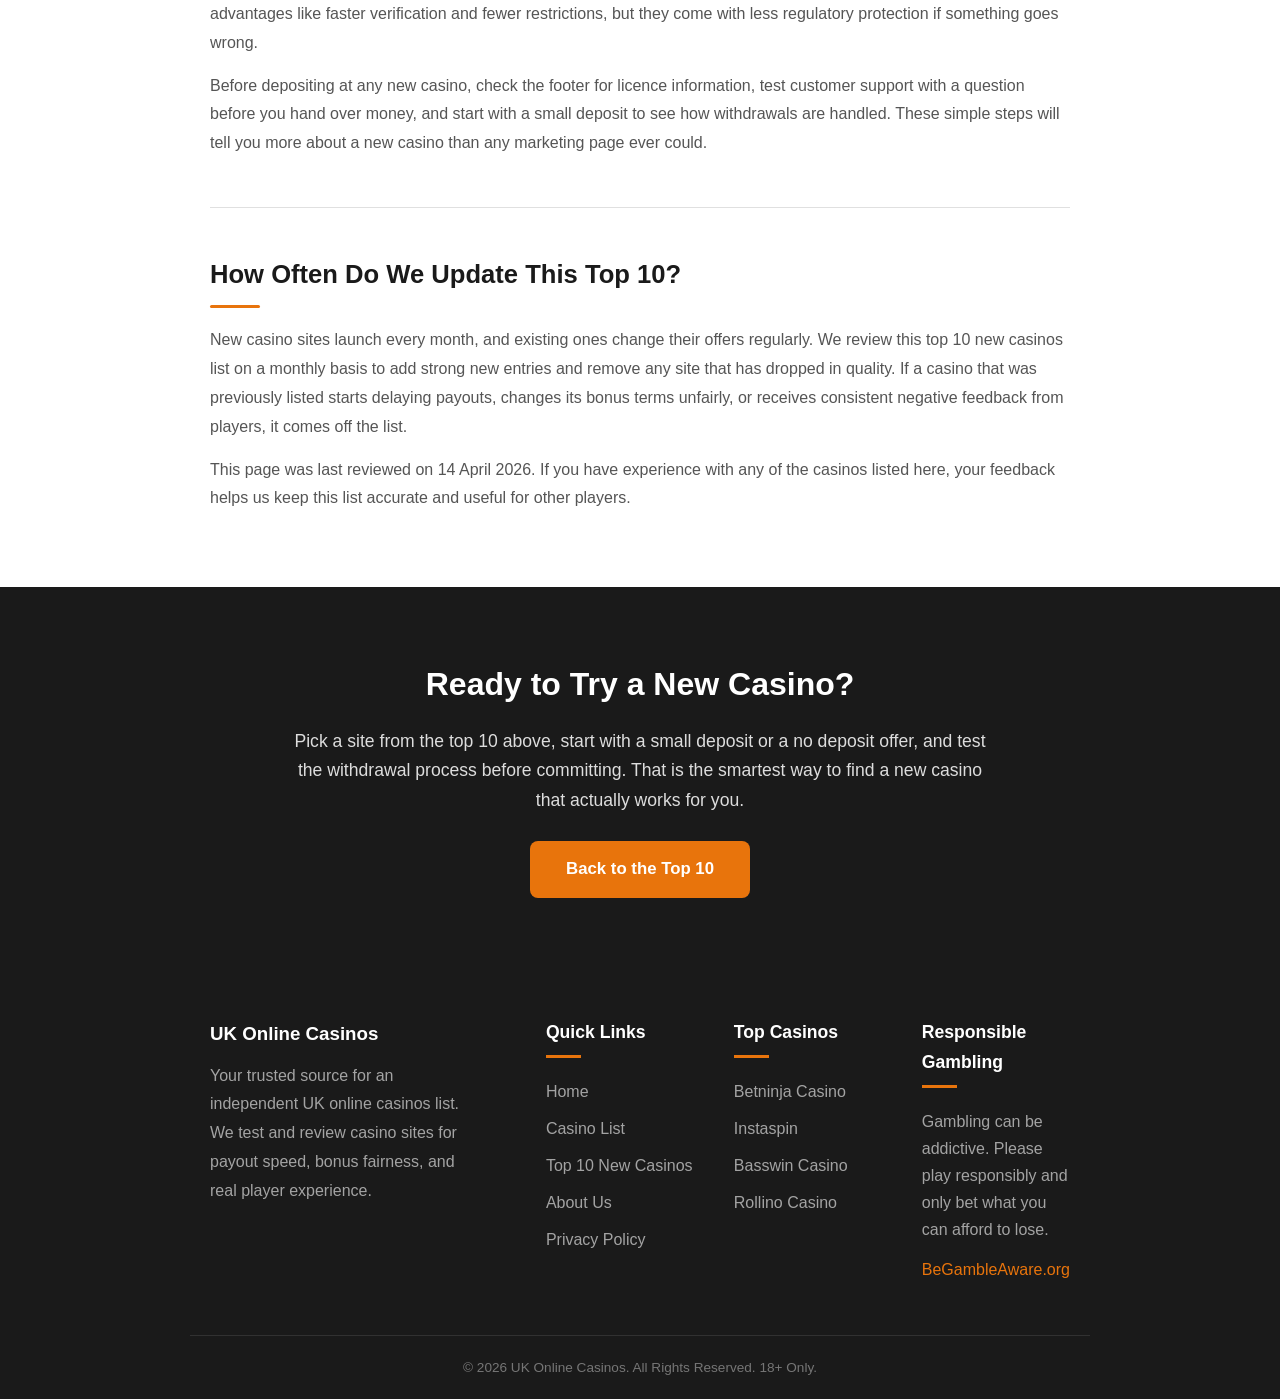
<file: top-10-new-casinos.html>
<!DOCTYPE html>
<html lang="en">
<head>
    <meta charset="UTF-8">
    <meta name="viewport" content="width=device-width, initial-scale=1.0">
    <meta name="description" content="Top 10 New Casinos UK for April 2026 - The best new casino sites tested and ranked. Current bonuses, free spins offers, and honest reviews from real players.">
    <meta name="keywords" content="top 10 new casinos, new casino sites UK, best new casinos 2026, new online casinos, new casino bonuses, free spins new casinos">
    <meta name="author" content="UK Online Casinos">
    <link rel="canonical" href="https://eastangliasecurityuk.co.uk/top-10-new-casinos.html">
    <title>Top 10 New Casinos (April 2026) | Tested & Ranked</title>
    <link rel="stylesheet" href="styles.css">
    <script type="application/ld+json">
    {
        "@context": "https://schema.org",
        "@type": "Article",
        "headline": "Top 10 New Casinos - Tested and Ranked for April 2026",
        "author": {
            "@type": "Organization",
            "name": "UK Online Casinos"
        },
        "datePublished": "2026-04-14",
        "dateModified": "2026-04-14",
        "description": "Top 10 new casinos for UK players in 2026. Every site tested for payouts, bonus fairness, and player support."
    }
    </script>
</head>
<body>

    <!-- Header -->
    <header>
        <div class="container">
            <a href="index.html" class="logo text-logo">
                UK Online Casinos
            </a>
            <div class="mobile-menu-toggle" onclick="toggleMenu()">
                <span></span>
                <span></span>
                <span></span>
            </div>
            <nav id="mainNav">
                <ul>
                    <li><a href="index.html">Home</a></li>
                    <li><a href="index.html#casino-list">Casino List</a></li>
                    <li><a href="top-10-new-casinos.html" class="active">Top 10 New Casinos</a></li>
                    <li><a href="about.html">About Us</a></li>
                    <li><a href="privacypolicy.html">Privacy Policy</a></li>
                </ul>
            </nav>
        </div>
    </header>

    <!-- Title & Meta -->
    <section style="padding: 40px 0 20px;">
        <div class="container">
            <h1 style="font-size: 2.4rem; color: #1a1a1a; margin-bottom: 8px;">Top 10 New Casinos</h1>
            <p style="color: #555; font-size: 1.1rem; margin-bottom: 20px;">The best new casino sites for UK players - April 2026</p>
            <div class="meta-box">
                <div class="author-avatar">UK</div>
                <div class="meta-content">
                    <div class="author-name">UK Online Casinos</div>
                    <div class="update-date">Last Updated: 14 April 2026</div>
                </div>
            </div>
        </div>
    </section>

    <!-- Intro -->
    <section style="padding-top: 0;">
        <div class="container">
            <div class="content-section">
                <h2>Why New Casino Sites Are Worth Your Attention</h2>
                <p>New casino sites launching in the UK market often bring better deals than established brands. They need to attract players quickly, so welcome bonuses tend to be larger, wagering requirements lower, and support teams more responsive. The flip side is that not every new casino is worth trusting with your money. Some launch with big promises and disappear within months, taking player funds with them.</p>
                <p>This top 10 new casinos list focuses on sites that have launched recently and already proven they can handle the basics: fast withdrawals, clear bonus terms, and real customer support. We registered at each one, deposited our own money, claimed the welcome offer, and requested a cashout to see how the process actually works. The result is a shortlist of new casino sites that deliver on what they advertise.</p>
                <p>Every site below has been checked for licensing, tested on mobile devices, and reviewed for game variety. Whether you want no deposit free spins to try a site risk-free or a large match bonus to stretch your first deposit, this list covers the best options available to UK players right now.</p>
            </div>
        </div>
    </section>

    <!-- Casino Table -->
    <section class="gray-bg" id="casino-list">
        <div class="container">
            <div class="section-title">
                <h2>Top 10 New Casinos - April 2026</h2>
                <p>Click any casino to visit and claim the offer shown</p>
            </div>
            <div class="casino-grid">
                <a href="https://linkly.link/2X84O" class="casino-card" target="_blank" rel="noopener">
                    <div class="casino-rank">1</div>
                    <div class="casino-info">
                        <h3>BETNINJA CASINO</h3>
                        <p class="casino-bonus">&pound;1000 BONUS + 100 FREE SPINS</p>
                    </div>
                </a>
                <a href="https://linkly.link/2ZaTQ" class="casino-card" target="_blank" rel="noopener">
                    <div class="casino-rank">2</div>
                    <div class="casino-info">
                        <h3>INSTASPIN <span class="new-badge">NEW</span></h3>
                        <p class="casino-bonus">&pound;1000 BONUS + 100 FREE SPINS</p>
                    </div>
                </a>
                <a href="https://linkly.link/2Gwtz" class="casino-card" target="_blank" rel="noopener">
                    <div class="casino-rank">3</div>
                    <div class="casino-info">
                        <h3>BASSWIN <span class="new-badge">NEW</span></h3>
                        <p class="casino-bonus">100 FREE SPINS WITH 1ST DEPOSIT</p>
                    </div>
                </a>
                <a href="https://linkly.link/2KIc4" class="casino-card" target="_blank" rel="noopener">
                    <div class="casino-rank">4</div>
                    <div class="casino-info">
                        <h3>LUCKY MISTER <span class="new-badge">NEW</span></h3>
                        <p class="casino-bonus">500% BONUS + 500 FREE SPINS</p>
                    </div>
                </a>
                <a href="https://linkly.link/2Yulh" class="casino-card" target="_blank" rel="noopener">
                    <div class="casino-rank">5</div>
                    <div class="casino-info">
                        <h3>LEGIONBET <span class="new-badge">NEW</span></h3>
                        <p class="casino-bonus">100% BONUS UP TO &pound;4,000 + 100 FREE SPINS</p>
                    </div>
                </a>
                <a href="https://linkly.link/2TIM1" class="casino-card" target="_blank" rel="noopener">
                    <div class="casino-rank">6</div>
                    <div class="casino-info">
                        <h3>AMONBET</h3>
                        <p class="casino-bonus">100 FREE SPINS + &pound;1000 BONUS ON DEPOSIT</p>
                    </div>
                </a>
                <a href="https://linkly.link/2TXr9" class="casino-card" target="_blank" rel="noopener">
                    <div class="casino-rank">7</div>
                    <div class="casino-info">
                        <h3>VERYWELL CASINO</h3>
                        <p class="casino-bonus">300 FREE SPINS + 400% BONUS MONEY</p>
                    </div>
                </a>
                <a href="https://linkly.link/2KkZh" class="casino-card" target="_blank" rel="noopener">
                    <div class="casino-rank">8</div>
                    <div class="casino-info">
                        <h3>ROLLINO CASINO</h3>
                        <p class="casino-bonus">20 FREE SPINS NO DEPOSIT</p>
                    </div>
                </a>
                <a href="https://linkly.link/2HgMN" class="casino-card" target="_blank" rel="noopener">
                    <div class="casino-rank">9</div>
                    <div class="casino-info">
                        <h3>ROYAL VINCIT</h3>
                        <p class="casino-bonus">VERY POPULAR NON UK CASINO</p>
                    </div>
                </a>
                <a href="https://linkly.link/2Euwn" class="casino-card" target="_blank" rel="noopener">
                    <div class="casino-rank">10</div>
                    <div class="casino-info">
                        <h3>CANDYLAND CASINO</h3>
                        <p class="casino-bonus">50 FREE SPINS NO DEPOSIT</p>
                    </div>
                </a>
            </div>
        </div>
    </section>

    <!-- Content After Table -->
    <section>
        <div class="container">
            <div class="content-section">
                <h2>What Makes a New Casino Worth Joining?</h2>
                <p>A new casino site needs to get the fundamentals right from day one. That means holding a valid licence, offering withdrawals that actually process within the stated timeframe, and providing bonus terms that do not require thousands of pounds in wagering before you see a penny back. The top 10 new casinos on this list all met those standards during our testing.</p>
                <p>Betninja Casino and Instaspin both impressed with same-day e-wallet cashouts. Legionbet offers one of the largest welcome packages we have seen from a new site, with up to four thousand pounds in bonus funds plus free spins. Rollino Casino and Candyland Casino take a different approach with no deposit free spins, letting you try the site before putting any of your own money in.</p>
            </div>

            <div class="content-section">
                <h2>New Casino Bonuses: What to Look For</h2>
                <p>New casinos tend to offer more generous welcome deals than established sites because they are competing for attention. But a bigger number does not always mean a better deal. A 500% match bonus with 60x wagering is worse than a 100% bonus with 20x wagering in almost every scenario.</p>
                <p>The no deposit offers on this list, such as the 20 free spins at Rollino Casino, the 50 free spins at Candyland Casino, and the 50 free spins at Gamblezen with bonus code ECB50, are the safest way to test a new casino. You risk nothing and get a genuine feel for how the site works. If a new casino will not let you try it without depositing first, that tells you something about how confident they are in their product.</p>
            </div>

            <div class="content-section">
                <h2>Are New Casino Sites Safe?</h2>
                <p>Not all of them. New casino sites pop up constantly and some are run by operators with no track record. The sites on this top 10 new casinos list have all been checked for licensing. Some hold UK Gambling Commission licences while others operate under Curacao or Malta Gaming Authority oversight. Non-UKGC sites like Royal Vincit and Islot24 Casino offer advantages like faster verification and fewer restrictions, but they come with less regulatory protection if something goes wrong.</p>
                <p>Before depositing at any new casino, check the footer for licence information, test customer support with a question before you hand over money, and start with a small deposit to see how withdrawals are handled. These simple steps will tell you more about a new casino than any marketing page ever could.</p>
            </div>

            <div class="content-section">
                <h2>How Often Do We Update This Top 10?</h2>
                <p>New casino sites launch every month, and existing ones change their offers regularly. We review this top 10 new casinos list on a monthly basis to add strong new entries and remove any site that has dropped in quality. If a casino that was previously listed starts delaying payouts, changes its bonus terms unfairly, or receives consistent negative feedback from players, it comes off the list.</p>
                <p>This page was last reviewed on 14 April 2026. If you have experience with any of the casinos listed here, your feedback helps us keep this list accurate and useful for other players.</p>
            </div>
        </div>
    </section>

    <!-- CTA -->
    <section class="cta-section">
        <div class="container">
            <h2>Ready to Try a New Casino?</h2>
            <p>Pick a site from the top 10 above, start with a small deposit or a no deposit offer, and test the withdrawal process before committing. That is the smartest way to find a new casino that actually works for you.</p>
            <a href="#casino-list" class="btn">Back to the Top 10</a>
        </div>
    </section>

    <!-- Footer -->
    <footer>
        <div class="footer-grid">
            <div class="footer-about">
                <h3 style="color: white; margin-bottom: 12px;">UK Online Casinos</h3>
                <p>Your trusted source for an independent UK online casinos list. We test and review casino sites for payout speed, bonus fairness, and real player experience.</p>
            </div>
            <div class="footer-section">
                <h4>Quick Links</h4>
                <ul>
                    <li><a href="index.html">Home</a></li>
                    <li><a href="index.html#casino-list">Casino List</a></li>
                    <li><a href="top-10-new-casinos.html">Top 10 New Casinos</a></li>
                    <li><a href="about.html">About Us</a></li>
                    <li><a href="privacypolicy.html">Privacy Policy</a></li>
                </ul>
            </div>
            <div class="footer-section">
                <h4>Top Casinos</h4>
                <ul>
                    <li><a href="https://linkly.link/2X84O" target="_blank">Betninja Casino</a></li>
                    <li><a href="https://linkly.link/2ZaTQ" target="_blank">Instaspin</a></li>
                    <li><a href="https://linkly.link/2Gwtz" target="_blank">Basswin Casino</a></li>
                    <li><a href="https://linkly.link/2KkZh" target="_blank">Rollino Casino</a></li>
                </ul>
            </div>
            <div class="footer-section footer-contact">
                <h4>Responsible Gambling</h4>
                <p>Gambling can be addictive. Please play responsibly and only bet what you can afford to lose.</p>
                <p style="margin-top: 10px;"><a href="https://www.begambleaware.org/" target="_blank" style="color: #E8740C;">BeGambleAware.org</a></p>
            </div>
        </div>
        <div class="footer-bottom">
            <p>&copy; 2026 UK Online Casinos. All Rights Reserved. 18+ Only.</p>
        </div>
    </footer>

    <script>
        function toggleMenu() {
            document.getElementById('mainNav').classList.toggle('active');
        }
    </script>
</body>
</html>
</file>
<file: styles.css>
/* UK Online Casinos - Main Stylesheet */

/* CSS Variables */
:root {
    --orange: #E8740C;
    --orange-light: #FFF3E8;
    --orange-dark: #C45F00;
    --black: #1a1a1a;
    --white: #ffffff;
    --gray-light: #f7f7f7;
    --gray-medium: #555555;
    --gray-dark: #222222;
    --gray-border: #e0e0e0;
    --shadow: 0 2px 8px rgba(0, 0, 0, 0.08);
    --shadow-hover: 0 6px 20px rgba(0, 0, 0, 0.12);
    --transition: all 0.3s ease;
}

/* Reset and Base Styles */
* {
    margin: 0;
    padding: 0;
    box-sizing: border-box;
}

html {
    scroll-behavior: smooth;
}

body {
    font-family: 'Segoe UI', Tahoma, Geneva, Verdana, sans-serif;
    background-color: var(--white);
    color: var(--gray-dark);
    line-height: 1.7;
}

a {
    text-decoration: none;
    color: inherit;
    transition: var(--transition);
}

ul {
    list-style: none;
}

img {
    max-width: 100%;
    height: auto;
}

/* Container - boxed 900px */
.container {
    max-width: 900px;
    margin: 0 auto;
    padding: 0 20px;
}

/* Page Header (subpages) */
.page-header {
    background-color: var(--black);
    color: var(--white);
    padding: 50px 20px;
    text-align: center;
}

.page-header h1 {
    font-size: 2.2rem;
    margin-bottom: 8px;
}

.page-header p {
    opacity: 0.8;
    font-size: 1.05rem;
}

/* Nav bar for subpages */
header {
    background-color: var(--black);
    padding: 15px 0;
    position: sticky;
    top: 0;
    z-index: 1000;
}

header .container {
    max-width: 100%;
    padding: 0 40px;
    display: flex;
    justify-content: space-between;
    align-items: center;
}

.logo.text-logo {
    font-size: 1.4rem;
    font-weight: bold;
    color: var(--white);
    text-decoration: none;
}

.logo.text-logo:hover {
    color: var(--orange);
}

nav ul {
    display: flex;
    gap: 25px;
}

nav ul li a {
    color: var(--white);
    font-weight: 500;
    padding: 8px 14px;
    border-radius: 5px;
    transition: var(--transition);
}

nav ul li a:hover,
nav ul li a.active {
    background-color: var(--orange);
    color: var(--white);
}

/* Mobile Menu Toggle */
.mobile-menu-toggle {
    display: none;
    flex-direction: column;
    gap: 5px;
    cursor: pointer;
    padding: 10px;
}

.mobile-menu-toggle span {
    width: 25px;
    height: 3px;
    background-color: var(--white);
    transition: var(--transition);
}

/* Meta Box */
.meta-box {
    background-color: var(--white);
    border-left: 4px solid var(--orange);
    padding: 15px 20px;
    margin-bottom: 10px;
    display: flex;
    align-items: center;
    gap: 15px;
}

.meta-box .author-avatar {
    width: 48px;
    height: 48px;
    background-color: var(--orange);
    border-radius: 50%;
    display: flex;
    align-items: center;
    justify-content: center;
    color: var(--white);
    font-weight: bold;
    font-size: 1.2rem;
    flex-shrink: 0;
}

.meta-box .meta-content {
    flex: 1;
}

.meta-box .author-name {
    font-weight: 600;
    color: var(--black);
    font-size: 1rem;
}

.meta-box .update-date {
    color: var(--gray-medium);
    font-size: 0.85rem;
    margin-top: 2px;
}

/* Sections */
section {
    padding: 60px 0;
}

section.gray-bg {
    background-color: var(--gray-light);
}

section.orange-bg {
    background-color: var(--orange-light);
}

.section-title {
    text-align: center;
    margin-bottom: 40px;
}

.section-title h2 {
    font-size: 2rem;
    color: var(--black);
    margin-bottom: 10px;
    position: relative;
    display: inline-block;
}

.section-title h2::after {
    content: '';
    position: absolute;
    bottom: -8px;
    left: 50%;
    transform: translateX(-50%);
    width: 50px;
    height: 4px;
    background-color: var(--orange);
    border-radius: 2px;
}

.section-title p {
    color: var(--gray-medium);
    max-width: 600px;
    margin: 0 auto;
}

/* Services Grid */
.services-grid {
    display: grid;
    grid-template-columns: repeat(auto-fit, minmax(300px, 1fr));
    gap: 30px;
    margin-top: 40px;
}

.service-card {
    background-color: var(--white);
    padding: 40px 30px;
    border-radius: 10px;
    text-align: center;
    box-shadow: var(--shadow);
    transition: var(--transition);
    border: 1px solid var(--gray-border);
}

.service-card:hover {
    transform: translateY(-5px);
    box-shadow: var(--shadow-hover);
    border-color: var(--orange);
}

.service-card .icon {
    width: 70px;
    height: 70px;
    background-color: var(--orange);
    border-radius: 50%;
    display: flex;
    align-items: center;
    justify-content: center;
    margin: 0 auto 20px;
    font-size: 1.8rem;
    color: var(--white);
}

.service-card h3 {
    font-size: 1.3rem;
    margin-bottom: 12px;
    color: var(--black);
}

.service-card p {
    color: var(--gray-medium);
    line-height: 1.7;
}

/* About Content */
.about-content {
    display: grid;
    grid-template-columns: 1fr 1fr;
    gap: 50px;
    align-items: center;
}

.about-text h2 {
    font-size: 2rem;
    color: var(--black);
    margin-bottom: 20px;
}

.about-text p {
    color: var(--gray-medium);
    margin-bottom: 15px;
    line-height: 1.8;
}

.about-image {
    border-radius: 10px;
    overflow: hidden;
    box-shadow: var(--shadow-hover);
}

.about-image img {
    width: 100%;
    height: 400px;
    object-fit: cover;
    transition: var(--transition);
}

.about-image:hover img {
    transform: scale(1.03);
}

/* Features List */
.features-list {
    margin-top: 20px;
}

.features-list li {
    padding: 8px 0;
    padding-left: 28px;
    position: relative;
    color: var(--gray-dark);
}

.features-list li::before {
    content: '✓';
    position: absolute;
    left: 0;
    color: var(--orange);
    font-weight: bold;
}

/* Team Section */
.team-grid {
    display: grid;
    grid-template-columns: repeat(auto-fit, minmax(280px, 1fr));
    gap: 40px;
    margin-top: 40px;
}

.team-card {
    background-color: var(--white);
    padding: 35px 25px;
    border-radius: 10px;
    text-align: center;
    box-shadow: var(--shadow);
    transition: var(--transition);
}

.team-card:hover {
    transform: translateY(-3px);
    box-shadow: var(--shadow-hover);
}

.team-avatar {
    width: 100px;
    height: 100px;
    background-color: var(--orange);
    border-radius: 50%;
    display: flex;
    align-items: center;
    justify-content: center;
    margin: 0 auto 20px;
    font-size: 2.2rem;
    color: var(--white);
    font-weight: bold;
}

.team-card h3 {
    font-size: 1.2rem;
    color: var(--black);
    margin-bottom: 5px;
}

.team-card .role {
    color: var(--orange);
    font-weight: 500;
    margin-bottom: 12px;
    display: block;
}

.team-card p {
    color: var(--gray-medium);
    font-size: 0.95rem;
    line-height: 1.7;
}

/* Contact Section */
.contact-grid {
    display: grid;
    grid-template-columns: 1fr 1fr;
    gap: 50px;
}

.contact-info {
    background-color: var(--black);
    padding: 40px;
    border-radius: 10px;
    color: var(--white);
}

.contact-info h3 {
    font-size: 1.8rem;
    margin-bottom: 30px;
}

.contact-item {
    display: flex;
    align-items: flex-start;
    gap: 15px;
    margin-bottom: 25px;
}

.contact-item .icon {
    width: 45px;
    height: 45px;
    background-color: rgba(232, 116, 12, 0.2);
    border-radius: 8px;
    display: flex;
    align-items: center;
    justify-content: center;
    font-size: 1.2rem;
    flex-shrink: 0;
}

.contact-item h4 {
    font-size: 1.05rem;
    margin-bottom: 4px;
}

.contact-item p,
.contact-item a {
    color: rgba(255, 255, 255, 0.8);
    font-size: 0.95rem;
}

.contact-item a:hover {
    color: var(--orange);
}

/* Contact Form */
.contact-form {
    background-color: var(--white);
    padding: 40px;
    border-radius: 10px;
    box-shadow: var(--shadow);
    border: 1px solid var(--gray-border);
}

.contact-form h3 {
    font-size: 1.8rem;
    margin-bottom: 30px;
    color: var(--black);
}

.form-group {
    margin-bottom: 20px;
}

.form-group label {
    display: block;
    margin-bottom: 8px;
    font-weight: 500;
    color: var(--gray-dark);
}

.form-group input,
.form-group textarea,
.form-group select {
    width: 100%;
    padding: 14px;
    border: 2px solid var(--gray-border);
    border-radius: 8px;
    font-size: 1rem;
    transition: var(--transition);
    font-family: inherit;
}

.form-group input:focus,
.form-group textarea:focus,
.form-group select:focus {
    outline: none;
    border-color: var(--orange);
    box-shadow: 0 0 0 3px rgba(232, 116, 12, 0.1);
}

.form-group textarea {
    min-height: 150px;
    resize: vertical;
}

.submit-btn {
    background-color: var(--orange);
    color: var(--white);
    padding: 14px 40px;
    border: none;
    border-radius: 8px;
    font-size: 1.1rem;
    font-weight: 600;
    cursor: pointer;
    transition: var(--transition);
    width: 100%;
}

.submit-btn:hover {
    background-color: var(--orange-dark);
    transform: translateY(-2px);
    box-shadow: var(--shadow-hover);
}

/* Privacy Policy */
.policy-content {
    max-width: 900px;
    margin: 0 auto;
    padding: 60px 20px;
}

.policy-content h2 {
    font-size: 1.5rem;
    color: var(--black);
    margin-top: 40px;
    margin-bottom: 15px;
    padding-bottom: 10px;
    border-bottom: 2px solid var(--orange-light);
}

.policy-content h2:first-of-type {
    margin-top: 0;
}

.policy-content p {
    color: var(--gray-medium);
    margin-bottom: 15px;
    line-height: 1.8;
}

.policy-content ul {
    margin: 15px 0;
    padding-left: 25px;
}

.policy-content ul li {
    color: var(--gray-medium);
    margin-bottom: 10px;
    position: relative;
    padding-left: 15px;
}

.policy-content ul li::before {
    content: '•';
    position: absolute;
    left: 0;
    color: var(--orange);
}

/* CTA Section */
.cta-section {
    background-color: var(--black);
    color: var(--white);
    padding: 70px 0;
    text-align: center;
}

.cta-section h2 {
    font-size: 2rem;
    margin-bottom: 15px;
}

.cta-section p {
    font-size: 1.1rem;
    opacity: 0.85;
    margin-bottom: 25px;
    max-width: 700px;
    margin-left: auto;
    margin-right: auto;
}

.cta-section .btn {
    display: inline-block;
    background-color: var(--orange);
    color: var(--white);
    padding: 14px 36px;
    border-radius: 8px;
    font-size: 1.05rem;
    font-weight: 600;
    transition: var(--transition);
}

.cta-section .btn:hover {
    background-color: var(--orange-dark);
    transform: translateY(-2px);
}

/* Stats Section */
.stats-grid {
    display: grid;
    grid-template-columns: repeat(4, 1fr);
    gap: 30px;
    text-align: center;
}

.stat-item {
    padding: 25px;
}

.stat-item .number {
    font-size: 2.8rem;
    font-weight: bold;
    color: var(--orange);
    display: block;
}

.stat-item .label {
    color: var(--gray-medium);
    font-size: 1rem;
    margin-top: 8px;
}

/* Footer */
footer {
    background-color: var(--black);
    color: var(--white);
    padding: 50px 0 0;
}

.footer-grid {
    display: grid;
    grid-template-columns: 2fr 1fr 1fr 1fr;
    gap: 40px;
    max-width: 900px;
    margin: 0 auto;
    padding: 0 20px 40px;
    border-bottom: 1px solid rgba(255, 255, 255, 0.1);
}

.footer-about {
    padding-right: 30px;
}

.footer-about p {
    color: rgba(255, 255, 255, 0.6);
    line-height: 1.8;
    margin-bottom: 20px;
}

.footer-section h4 {
    font-size: 1.1rem;
    margin-bottom: 20px;
    position: relative;
    padding-bottom: 10px;
}

.footer-section h4::after {
    content: '';
    position: absolute;
    bottom: 0;
    left: 0;
    width: 35px;
    height: 3px;
    background-color: var(--orange);
}

.footer-section ul li {
    margin-bottom: 10px;
}

.footer-section ul li a {
    color: rgba(255, 255, 255, 0.6);
    transition: var(--transition);
}

.footer-section ul li a:hover {
    color: var(--orange);
    padding-left: 4px;
}

.footer-contact p {
    color: rgba(255, 255, 255, 0.6);
    margin-bottom: 12px;
    display: flex;
    align-items: flex-start;
    gap: 10px;
}

.footer-contact p span {
    color: var(--orange);
}

.footer-bottom {
    max-width: 900px;
    margin: 0 auto;
    padding: 20px;
    text-align: center;
}

.footer-bottom p {
    color: rgba(255, 255, 255, 0.4);
    font-size: 0.85rem;
}

/* Casino Grid */
.casino-grid {
    display: flex;
    flex-direction: column;
    gap: 12px;
    margin-top: 25px;
}

.casino-card {
    display: flex;
    align-items: center;
    background-color: var(--white);
    border-radius: 8px;
    padding: 18px 24px;
    box-shadow: var(--shadow);
    transition: var(--transition);
    border: 2px solid var(--gray-border);
    text-decoration: none;
    cursor: pointer;
}

.casino-card:hover {
    transform: translateX(4px);
    box-shadow: var(--shadow-hover);
    border-color: var(--orange);
}

.casino-rank {
    width: 42px;
    height: 42px;
    background-color: var(--orange);
    border-radius: 8px;
    display: flex;
    align-items: center;
    justify-content: center;
    color: var(--white);
    font-weight: bold;
    font-size: 1.1rem;
    flex-shrink: 0;
    margin-right: 20px;
}

.casino-info {
    flex: 1;
}

.casino-info h3 {
    font-size: 1.15rem;
    color: var(--black);
    margin-bottom: 3px;
}

.casino-bonus {
    color: var(--gray-medium);
    font-size: 0.9rem;
    margin: 0;
}

.new-badge {
    background-color: var(--orange);
    color: white;
    font-size: 0.65rem;
    padding: 2px 7px;
    border-radius: 4px;
    margin-left: 8px;
    vertical-align: middle;
    text-transform: uppercase;
    letter-spacing: 0.5px;
}

/* Content Sections */
.content-section {
    margin-bottom: 45px;
    padding-bottom: 35px;
    border-bottom: 1px solid var(--gray-border);
}

.content-section:last-child {
    border-bottom: none;
    margin-bottom: 0;
    padding-bottom: 0;
}

.content-section h2 {
    font-size: 1.6rem;
    color: var(--black);
    margin-bottom: 18px;
    position: relative;
    padding-bottom: 12px;
}

.content-section h2::after {
    content: '';
    position: absolute;
    bottom: 0;
    left: 0;
    width: 50px;
    height: 3px;
    background-color: var(--orange);
    border-radius: 2px;
}

.content-section p {
    color: var(--gray-medium);
    line-height: 1.8;
    margin-bottom: 14px;
}

.content-section .features-list {
    margin: 18px 0;
}

.content-section .features-list li {
    margin-bottom: 10px;
    line-height: 1.7;
}

/* Responsive Design */
@media (max-width: 1024px) {
    .footer-grid {
        grid-template-columns: 1fr 1fr;
    }

    .stats-grid {
        grid-template-columns: repeat(2, 1fr);
    }

    .about-content {
        grid-template-columns: 1fr;
    }

    .about-image {
        order: -1;
    }
}

@media (max-width: 768px) {
    .container {
        padding: 0 20px;
    }

    .mobile-menu-toggle {
        display: flex;
    }

    nav {
        position: absolute;
        top: 100%;
        left: 0;
        right: 0;
        background-color: var(--black);
        padding: 20px;
        display: none;
    }

    nav.active {
        display: block;
    }

    nav ul {
        flex-direction: column;
        gap: 10px;
    }

    nav ul li a {
        display: block;
        padding: 12px;
        text-align: center;
    }

    .contact-grid {
        grid-template-columns: 1fr;
    }

    .footer-grid {
        grid-template-columns: 1fr;
        text-align: center;
        padding: 0 20px 30px;
    }

    .footer-section h4::after {
        left: 50%;
        transform: translateX(-50%);
    }

    .footer-about {
        padding-right: 0;
    }

    .meta-box {
        flex-direction: column;
        text-align: center;
    }

    .stats-grid {
        grid-template-columns: 1fr 1fr;
    }

    .casino-card {
        flex-direction: column;
        text-align: center;
        padding: 20px 16px;
    }

    .casino-rank {
        margin-right: 0;
        margin-bottom: 12px;
    }

    .casino-info h3 {
        font-size: 1.05rem;
    }

    .content-section h2 {
        font-size: 1.4rem;
    }

    .content-section h2::after {
        left: 50%;
        transform: translateX(-50%);
    }

    .footer-bottom {
        padding: 20px;
    }
}

@media (max-width: 480px) {
    section {
        padding: 40px 0;
    }

    .section-title h2 {
        font-size: 1.6rem;
    }

    .stats-grid {
        grid-template-columns: 1fr;
    }

    .service-card,
    .team-card,
    .contact-form,
    .contact-info {
        padding: 25px 20px;
    }
}
</file>
